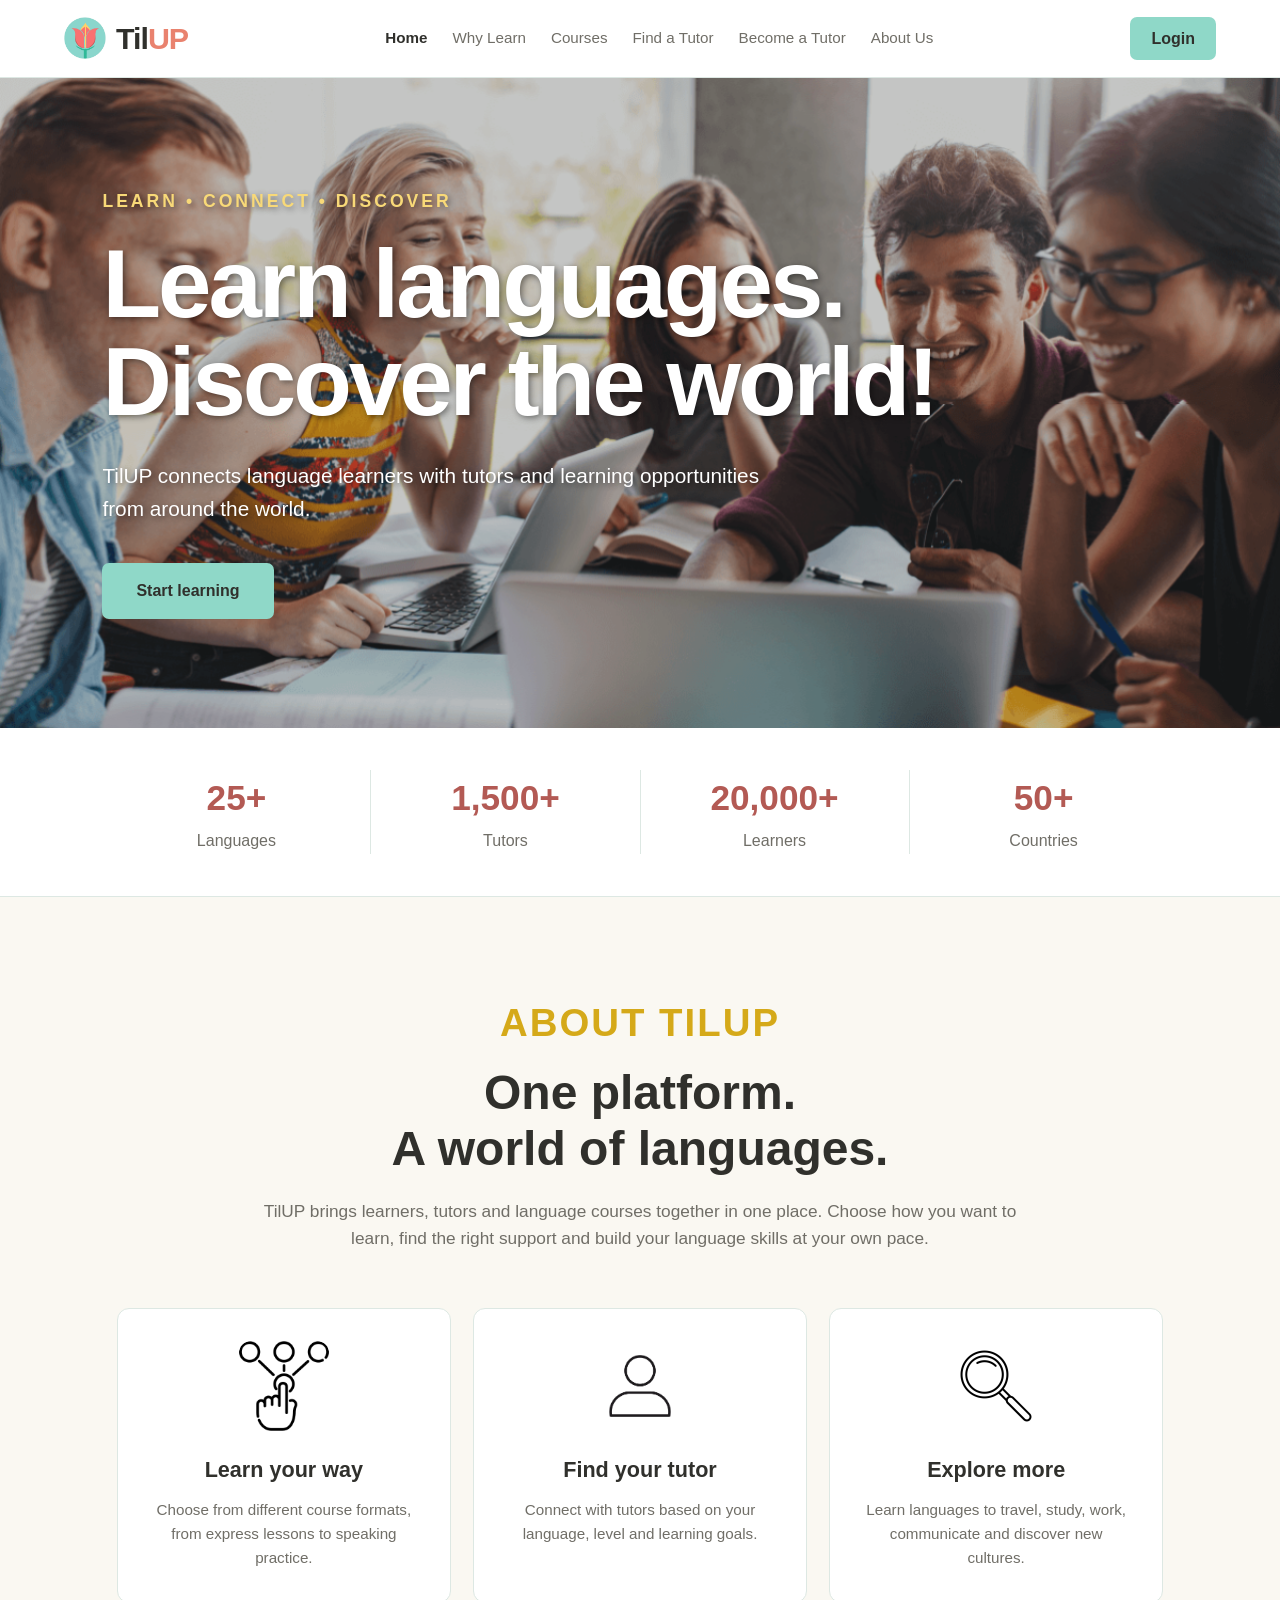
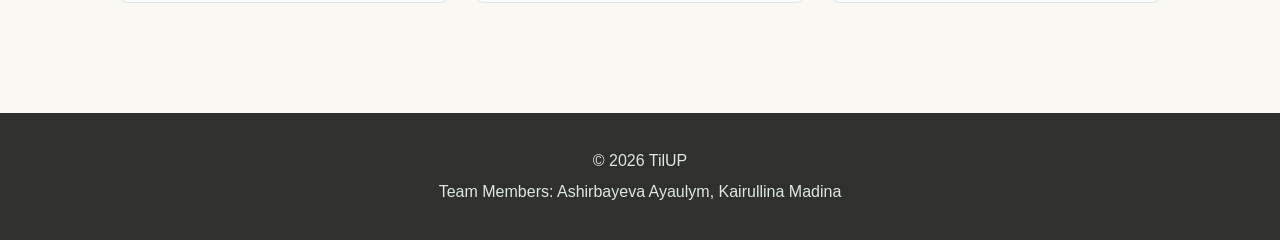
<file: index.html>
<!DOCTYPE html>
<html lang="en">
<head>
    <meta charset="UTF-8">
    <meta name="viewport" content="width=device-width, initial-scale=1.0">

    <!-- Created by: Ashirbayeva Ayaulym, Kairullina Madina -->

    <title>TilUP | Home</title>

    <link rel="stylesheet" href="css/style.css">
</head>

<body>

    <header>
        <nav class="navbar">

            <a href="index.html" class="logo">
    <img src="images/logo.PNG" alt="TilUP logo">
    <span>Til<span class="logo-up">UP</span></span>
</a>

            <div class="nav-menu">
                <a href="index.html" class="active">Home</a>
                <a href="why-learn.html">Why Learn</a>
                <a href="courses.html">Courses</a>
                <a href="tutors.html">Find a Tutor</a>
                <a href="become_tutor.html">Become a Tutor</a>
                <a href="about.html">About Us</a>
            </div>

            <a href="#" class="login-button">Login</a>

        </nav>
    </header>


    <main>

        <!-- Hero Image -->
        <section class="hero-image-section">

            <img
                src="images/people.jpeg"
                alt="People from different cultures around the world"
                class="hero-image"
            >

            <div class="hero-image-overlay">

                <div class="hero-text">

                    <p class="hero-label">LEARN • CONNECT • DISCOVER</p>

                    <h1>
                        Learn languages.
                        <br>
                        Discover the world!
                    </h1>

                    <p class="hero-description">
                        TilUP connects language learners with tutors
                        and learning opportunities from around the world.
                    </p>

                    <a href="courses.html" class="button">
                        Start learning
                    </a>

                </div>

            </div>

        </section>


        <!-- Platform Statistics -->
        <section class="statistics">

            <div class="stat">
                <h2>25+</h2>
                <p>Languages</p>
            </div>

            <div class="stat">
                <h2>1,500+</h2>
                <p>Tutors</p>
            </div>

            <div class="stat">
                <h2>20,000+</h2>
                <p>Learners</p>
            </div>

            <div class="stat">
                <h2>50+</h2>
                <p>Countries</p>
            </div>

        </section>


        <!-- About TilUP -->
        <section class="about-tilup">

            <p class="section-label">ABOUT TILUP</p>

            <h2>
                One platform.
                <br>
                A world of languages.
            </h2>

            <p class="about-description">
                TilUP brings learners, tutors and language courses together
                in one place. Choose how you want to learn, find the right
                support and build your language skills at your own pace.
            </p>


            <!-- Platform Features -->
            <div class="feature-cards">

                <article class="feature-card">

                    <div class="feature-icon">
    <img src="images/feature-1.png" alt="learn your way">
</div>

                    <h3>Learn your way</h3>

                    <p>
                        Choose from different course formats,
                        from express lessons to speaking practice.
                    </p>

                </article>


                <article class="feature-card">

                    <div class="feature-icon">
    <img src="images/feature2.png" alt="find your tutor">
</div>

                    <h3>Find your tutor</h3>

                    <p>
                        Connect with tutors based on your language,
                        level and learning goals.
                    </p>

                </article>


                <article class="feature-card">

                   <div class="feature-icon">
    <img src="images/feature-3.png" alt="explore more">
</div>

                    <h3>Explore more</h3>

                    <p>
                        Learn languages to travel, study, work,
                        communicate and discover new cultures.
                    </p>

                </article>

            </div>

        </section>

    </main>


    <footer>

        <p>© 2026 TilUP</p>

        <p>
            Team Members:
            Ashirbayeva Ayaulym, Kairullina Madina
        </p>

    </footer>

</body>
</html>
</file>
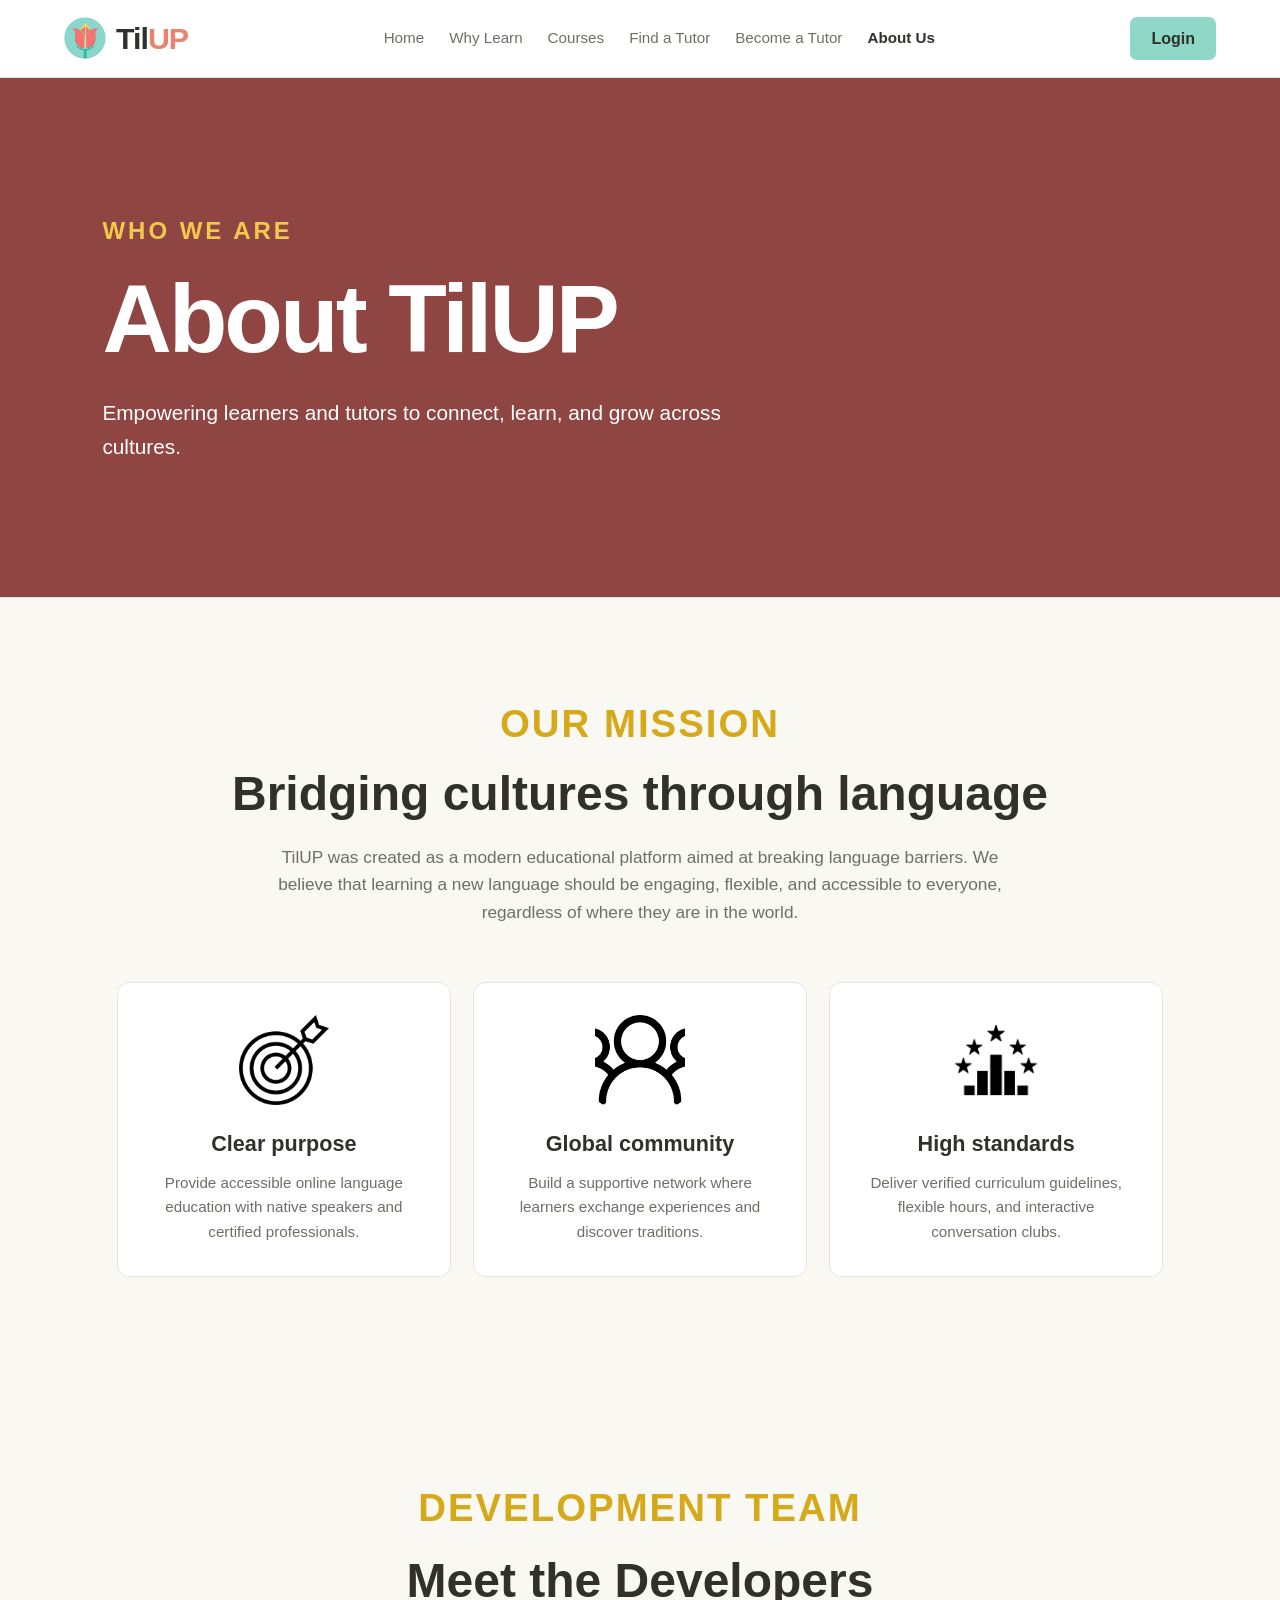
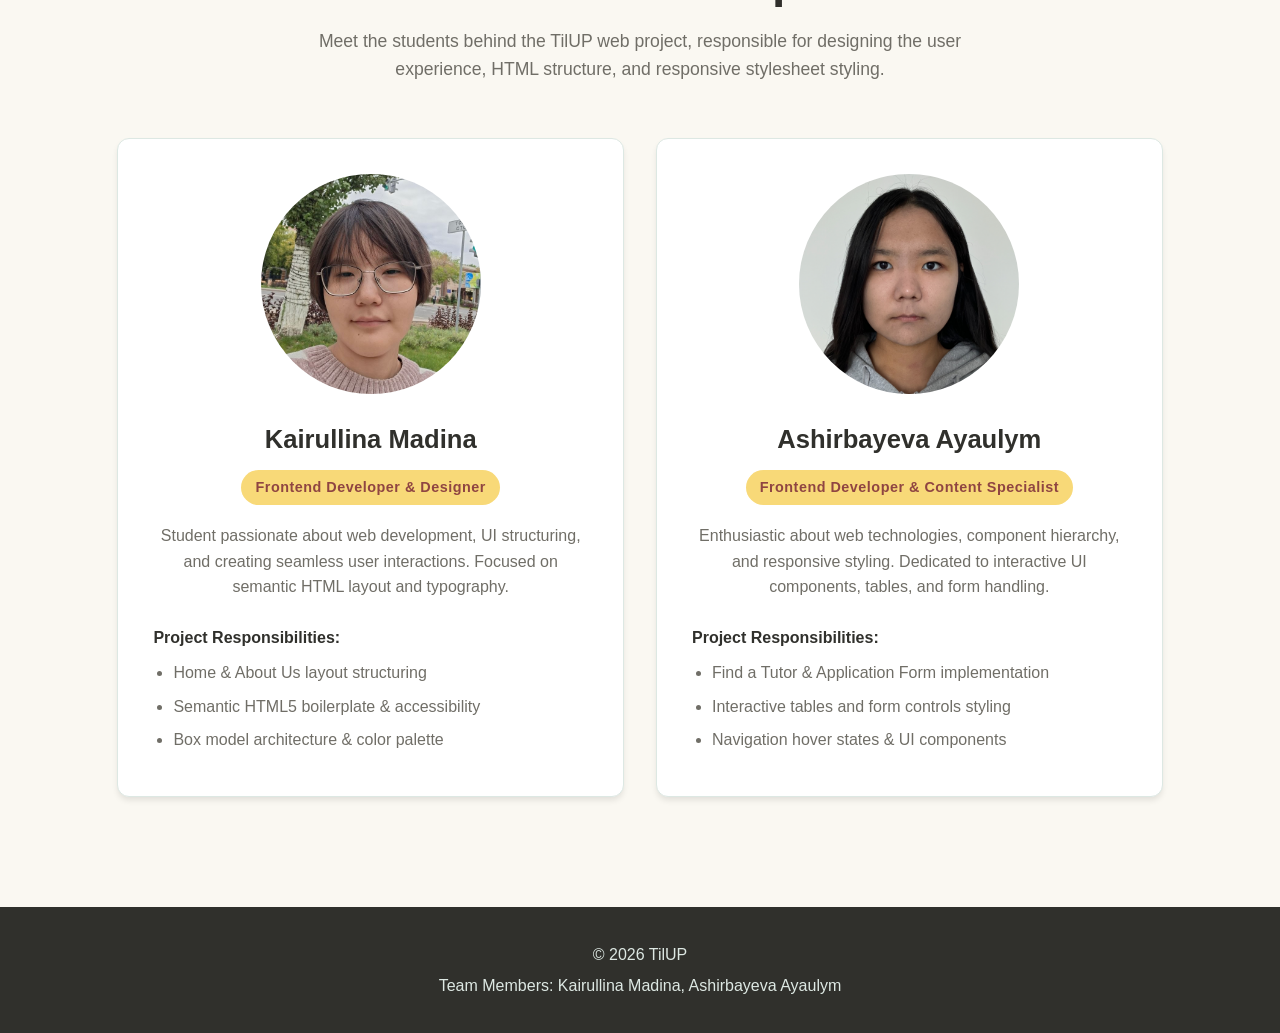
<file: about.html>
<!DOCTYPE html>
<html lang="en">
<head>
    <meta charset="UTF-8">
    <meta name="viewport" content="width=device-width, initial-scale=1.0">

    <!-- Created by: Kairullina Madina, Ashirbayeva Ayaulym -->

    <title>TilUP | About Us</title>

    <link rel="stylesheet" href="css/style.css">
</head>

<body>

    <header>
        <nav class="navbar">
            <a href="index.html" class="logo">
                <img src="images/logo.PNG" alt="TilUP logo">
                <span>Til<span class="logo-up">UP</span></span>
            </a>

            <div class="nav-menu">
                <a href="index.html">Home</a>
                <a href="why-learn.html">Why Learn</a>
                <a href="courses.html">Courses</a>
                <a href="tutors.html">Find a Tutor</a>
                <a href="become_tutor.html">Become a Tutor</a>
                <a href="about.html" class="active">About Us</a>
            </div>

            <a href="#" class="login-button">Login</a>
        </nav>
    </header>

    <main>

        <!-- Page Hero Section -->
        <section class="page-herothree">
            <div class="page-herothree-content">
                <p class="section-label">WHO WE ARE</p>
                <h1>About TilUP</h1>
                <p>Empowering learners and tutors to connect, learn, and grow across cultures.</p>
            </div>
        </section>

        <!-- Mission & Story Section -->
        <section class="about-tilup">
            <p class="section-label">OUR MISSION</p>
            <h2>Bridging cultures through language</h2>
            <p class="about-description">
                TilUP was created as a modern educational platform aimed at breaking language barriers. 
                We believe that learning a new language should be engaging, flexible, and accessible 
                to everyone, regardless of where they are in the world.
            </p>

            <div class="feature-cards">
                <article class="feature-card">
                    <div class="feature-icon">
    <img src="images/purpose.jpg" alt="International students">
</div>
                    <h3>Clear purpose</h3>
                    <p>Provide accessible online language education with native speakers and certified professionals.</p>
                </article>

                <article class="feature-card">
                    <div class="feature-icon">
    <img src="images/community.jpg" alt="International students">
</div>
                    <h3>Global community</h3>
                    <p>Build a supportive network where learners exchange experiences and discover traditions.</p>
                </article>

                <article class="feature-card">
                   <div class="feature-icon">
    <img src="images/standard.jpg" alt="International students">
</div>
                    <h3>High standards</h3>
                    <p>Deliver verified curriculum guidelines, flexible hours, and interactive conversation clubs.</p>
                </article>
            </div>
        </section>

        <!-- Step 2: About the Team Members Section -->
        <section class="team-section">
            <p class="section-label">DEVELOPMENT TEAM</p>
            <h2>Meet the Developers</h2>
            <p class="about-description">
                Meet the students behind the TilUP web project, responsible for designing 
                the user experience, HTML structure, and responsive stylesheet styling.
            </p>

            <div class="team-grid">

                <!-- Member 1: Kairullina Madina -->
                <article class="team-card">
                    <img src="images/madina.jpg" alt="Kairullina Madina" class="round-imageus profile-photo">
                    <div class="team-info">
                        <h3>Kairullina Madina</h3>
                        <span class="subject-tag">Frontend Developer & Designer</span>
                        <p class="bio-text">
                            Student passionate about web development, UI structuring, and creating 
                            seamless user interactions. Focused on semantic HTML layout and typography.
                        </p>
                        
                        <div class="member-details">
                            <h4>Project Responsibilities:</h4>
                            <ul>
                                <li>Home & About Us layout structuring</li>
                                <li>Semantic HTML5 boilerplate & accessibility</li>
                                <li>Box model architecture & color palette</li>
                            </ul>
                        </div>
                    </div>
                </article>

                <!-- Member 2: Ashirbayeva Ayaulym -->
                <article class="team-card">
                    <img src="images/ayaulym.jpg" alt="Ashirbayeva Ayaulym" class="round-imageus profile-photo">
                    <div class="team-info">
                        <h3>Ashirbayeva Ayaulym</h3>
                        <span class="subject-tag">Frontend Developer & Content Specialist</span>
                        <p class="bio-text">
                            Enthusiastic about web technologies, component hierarchy, and responsive styling. 
                            Dedicated to interactive UI components, tables, and form handling.
                        </p>
                        
                        <div class="member-details">
                            <h4>Project Responsibilities:</h4>
                            <ul>
                                <li>Find a Tutor & Application Form implementation</li>
                                <li>Interactive tables and form controls styling</li>
                                <li>Navigation hover states & UI components</li>
                            </ul>
                        </div>
                    </div>
                </article>

            </div>
        </section>

    </main>

    <footer>
        <p>&copy; 2026 TilUP</p>
        <p>Team Members: Kairullina Madina, Ashirbayeva Ayaulym</p>
    </footer>

</body>
</html>
</file>
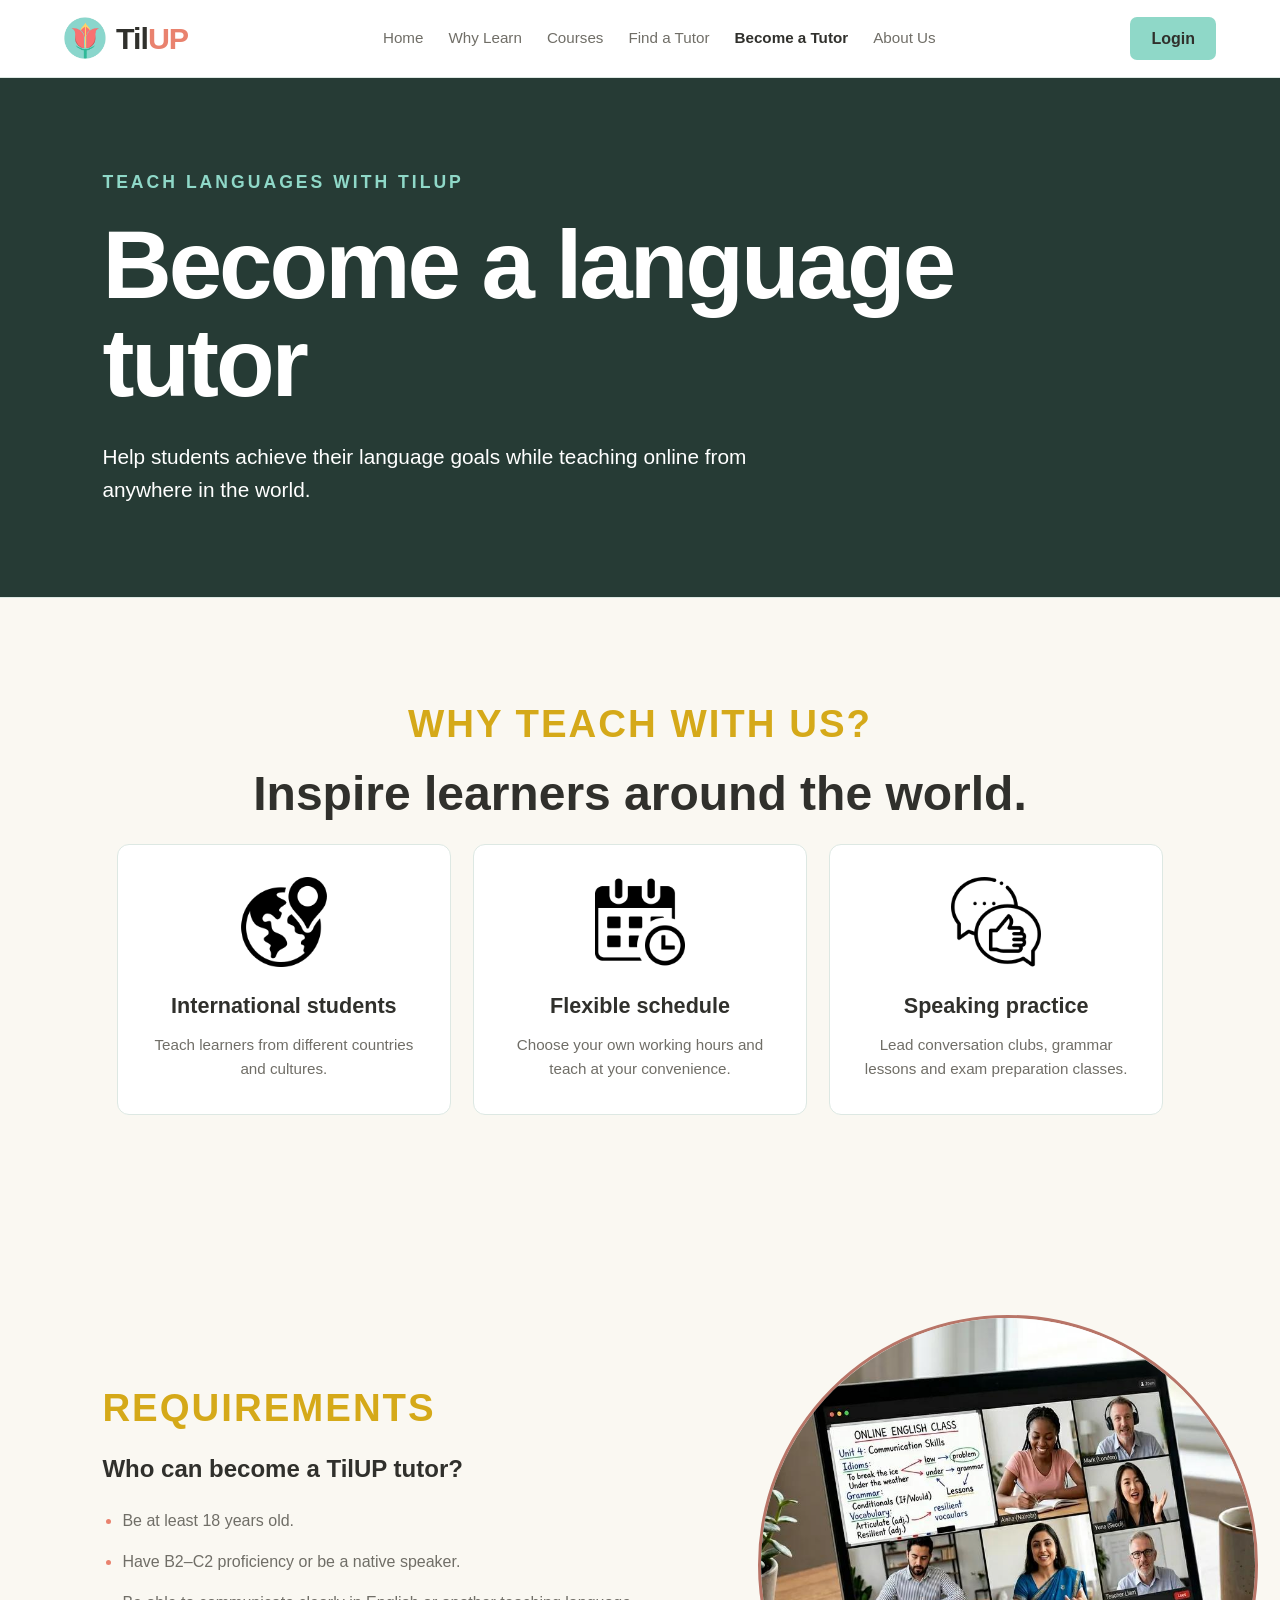
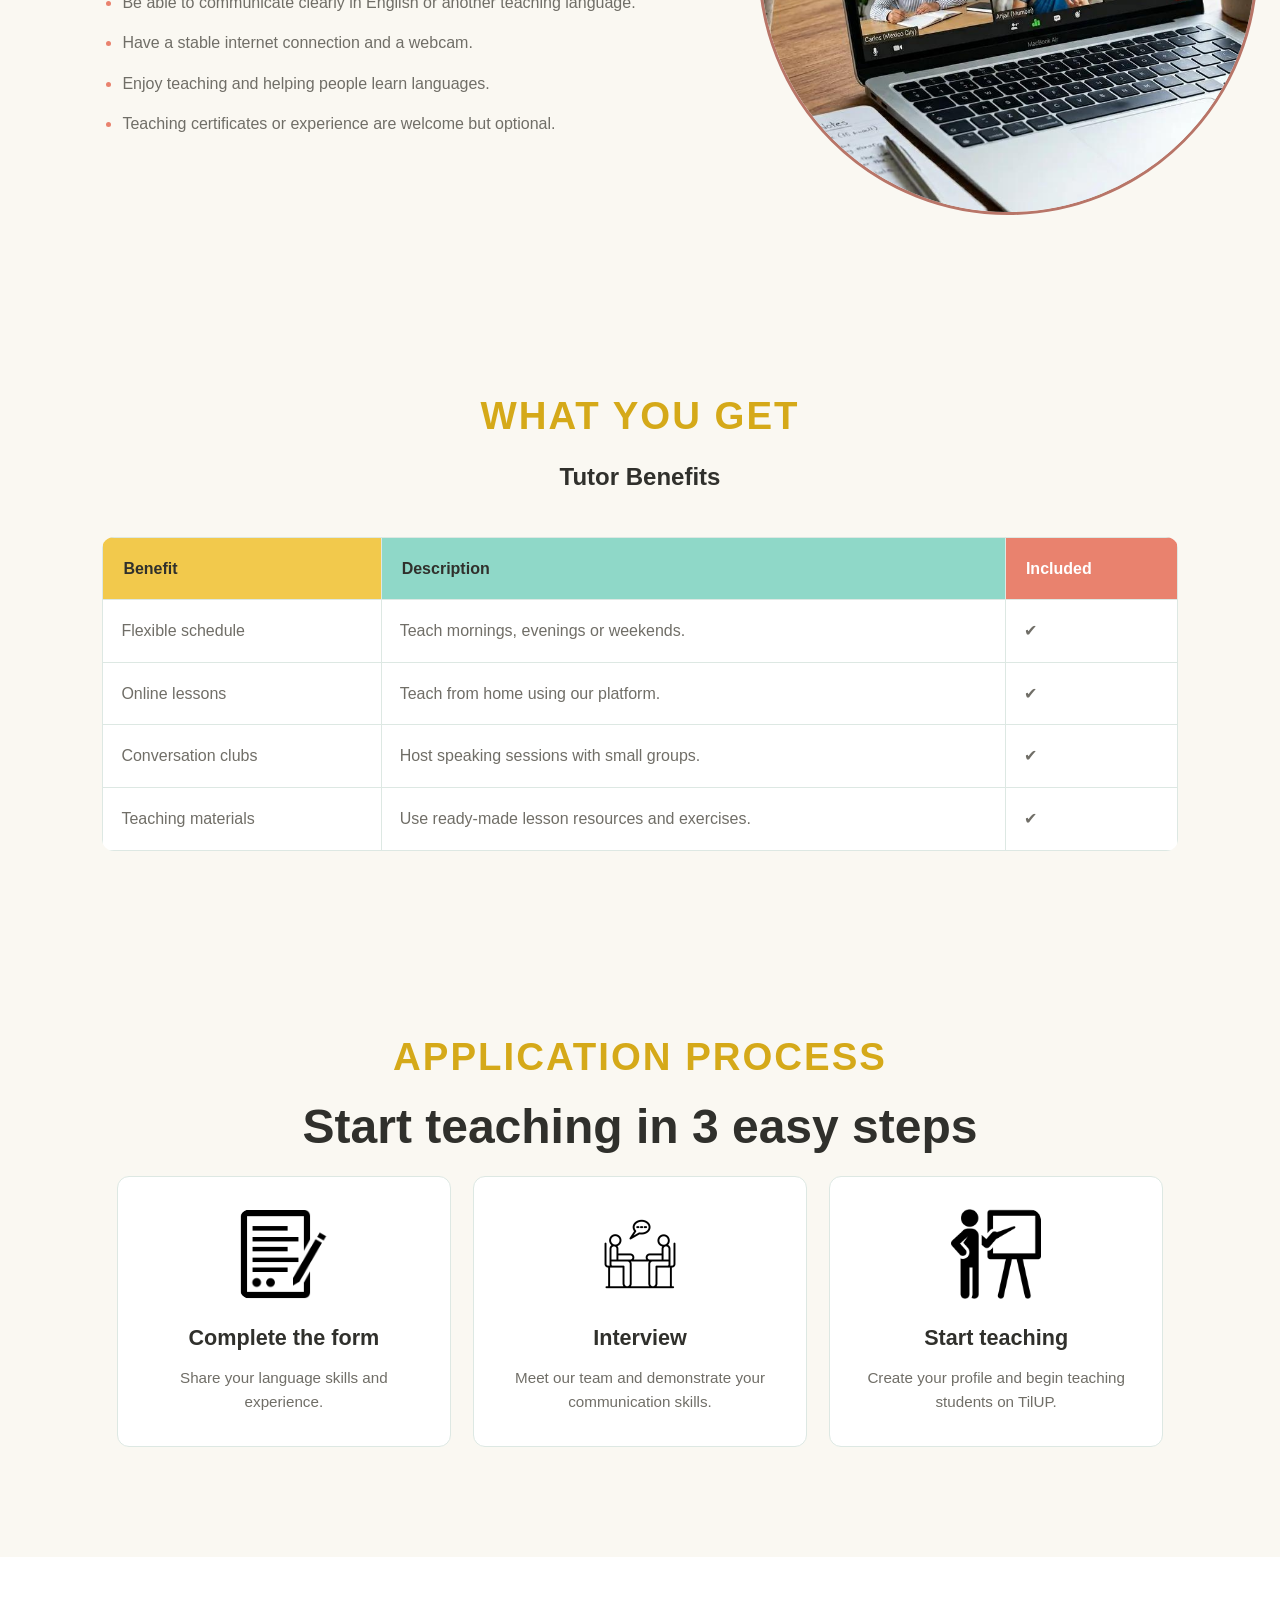
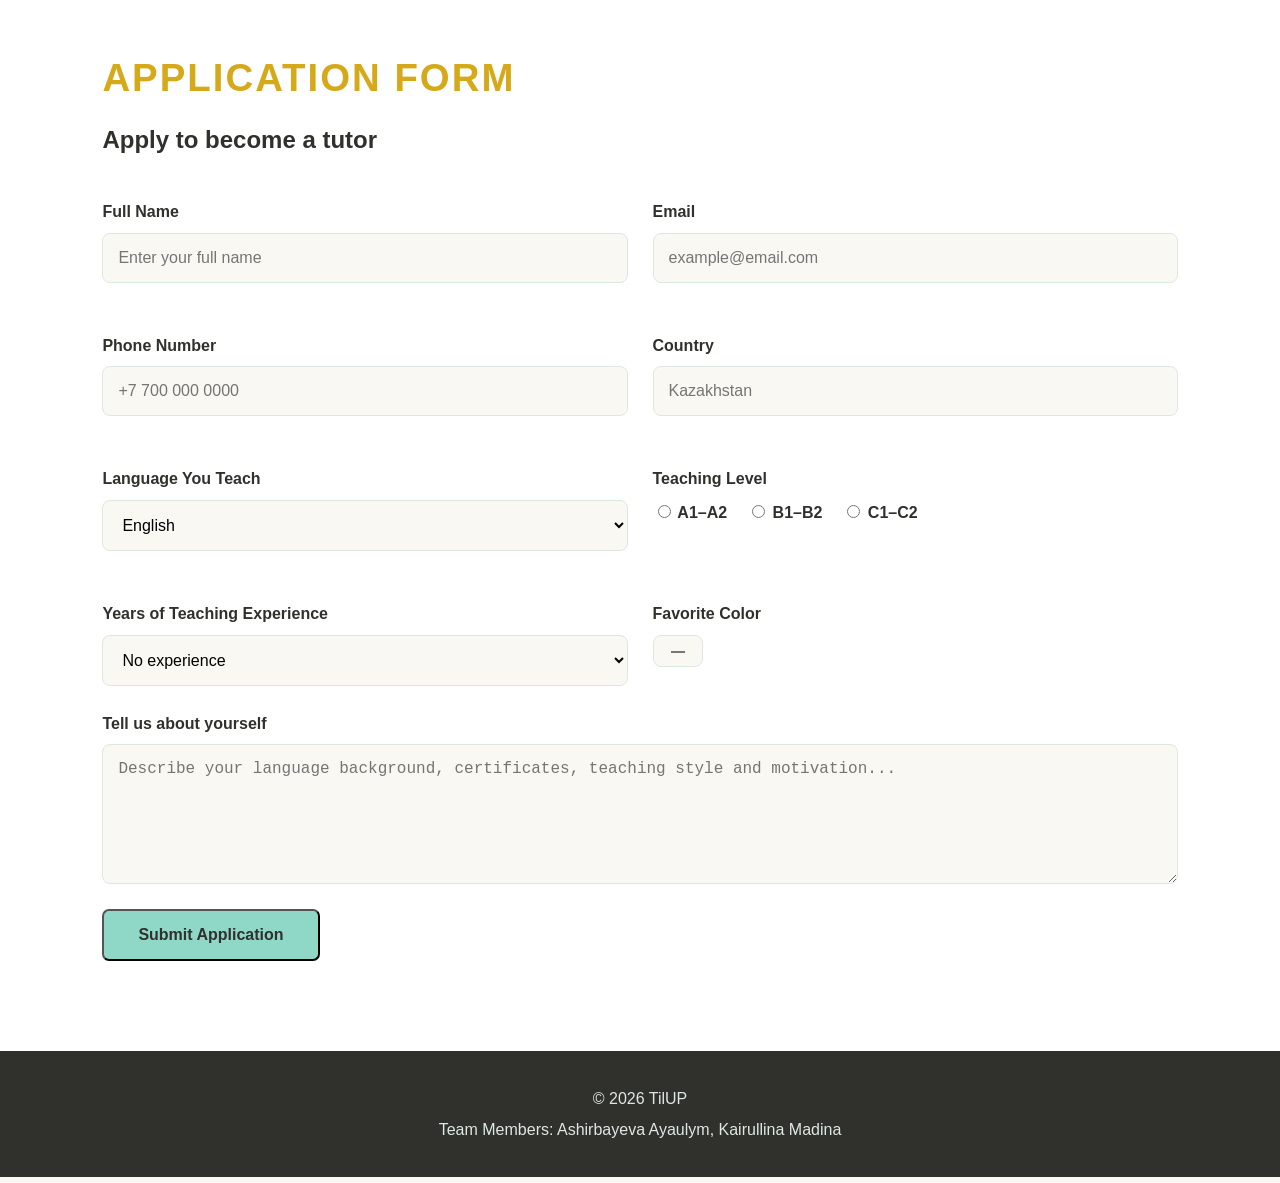
<file: become_tutor.html>
<!DOCTYPE html>
<html lang="en">
<head>
    <meta charset="UTF-8">
    <meta name="viewport" content="width=device-width, initial-scale=1.0">
    <title>TilUP | Become a Language Tutor</title>
    <link rel="stylesheet" href="css/style.css">
</head>

<body>

<header>
<nav class="navbar">

    <a href="index.html" class="logo">
        <img src="images/logo.PNG" alt="TilUP logo">
        <span>Til<span class="logo-up">UP</span></span>
    </a>

    <div class="nav-menu">
        <a href="index.html">Home</a>
        <a href="why-learn.html">Why Learn</a>
        <a href="courses.html">Courses</a>
        <a href="tutors.html">Find a Tutor</a>
        <a href="become_tutor.html" class="active">Become a Tutor</a>
        <a href="about.html">About Us</a>
    </div>

    <a href="#" class="login-button">Login</a>

</nav>
</header>

<main>

<section class="page-herotwo">
    <div class="page-herotwo-content">
        <p class="section-label">TEACH LANGUAGES WITH TILUP</p>
        <h1>Become a language tutor</h1>
        <p>Help students achieve their language goals while teaching online from anywhere in the world.</p>
    </div>
</section>

<section class="about-tilup">

    <p class="section-label">WHY TEACH WITH US?</p>
    <h2>Inspire learners around the world.</h2>

    <div class="feature-cards">

        <article class="feature-card">
            <div class="feature-icon">
    <img src="images/tutor-students.jpg" alt="International students">
</div>
            <h3>International students</h3>
            <p>Teach learners from different countries and cultures.</p>
        </article>

        <article class="feature-card">
            <div class="feature-icon">
    <img src="images/flexible-schedule.jpg" alt="Flexible teaching schedule">
</div>
            <h3>Flexible schedule</h3>
            <p>Choose your own working hours and teach at your convenience.</p>
        </article>

        <article class="feature-card">
            <div class="feature-icon">
    <img src="images/speaking-practice.jpg" alt="Speaking practice">
</div>
            <h3>Speaking practice</h3>
            <p>Lead conversation clubs, grammar lessons and exam preparation classes.</p>
        </article>

    </div>

</section>

<section class="requirements-section">

    <div class="requirements-content">

        <div class="requirements-text">

            <p class="section-label">REQUIREMENTS</p>

            <h2>Who can become a TilUP tutor?</h2>

            <ul class="requirements-list">
                <li>Be at least 18 years old.</li>
                <li>Have B2–C2 proficiency or be a native speaker.</li>
                <li>Be able to communicate clearly in English or another teaching language.</li>
                <li>Have a stable internet connection and a webcam.</li>
                <li>Enjoy teaching and helping people learn languages.</li>
                <li>Teaching certificates or experience are welcome but optional.</li>
            </ul>

        </div>

        <img src="images/tutor-team.jpg" alt="Language tutors" class="round-image">

    </div>

</section>

<section class="benefits-table-section">

    <p class="section-label">WHAT YOU GET</p>

    <h2>Tutor Benefits</h2>

    <table class="benefits-table">

        <tr class="benefits-table-header">
    <th class="benefit-header">Benefit</th>
    <th class="description-header">Description</th>
    <th class="included-header">Included</th>
</tr>

        <tr>
            <td>Flexible schedule</td>
            <td>Teach mornings, evenings or weekends.</td>
            <td>✔</td>
        </tr>

        <tr>
            <td>Online lessons</td>
            <td>Teach from home using our platform.</td>
            <td>✔</td>
        </tr>

        <tr>
            <td>Conversation clubs</td>
            <td>Host speaking sessions with small groups.</td>
            <td>✔</td>
        </tr>

        <tr>
            <td>Teaching materials</td>
            <td>Use ready-made lesson resources and exercises.</td>
            <td>✔</td>
        </tr>

    </table>

</section>

<section class="about-tilup">

    <p class="section-label">APPLICATION PROCESS</p>

    <h2>Start teaching in 3 easy steps</h2>

    <div class="feature-cards">

        <article class="feature-card">
            <div class="feature-icon">
    <img src="images/form.jpg" alt="Form">
</div>
            <h3>Complete the form</h3>
            <p>Share your language skills and experience.</p>
        </article>

        <article class="feature-card">
            <div class="feature-icon">
    <img src="images/interview.jpg" alt="Interview">
</div>
            <h3>Interview</h3>
            <p>Meet our team and demonstrate your communication skills.</p>
        </article>

        <article class="feature-card">
            <div class="feature-icon">
    <img src="images/teaching.jpg" alt="Start">
</div>
            <h3>Start teaching</h3>
            <p>Create your profile and begin teaching students on TilUP.</p>
        </article>

    </div>

</section>

<section class="tutor-form-section">

    <p class="section-label">APPLICATION FORM</p>

    <h2>Apply to become a tutor</h2>

    <form class="tutor-form" id="tutor-form">

        <div class="form-grid">

            <div class="form-group">
                <label>Full Name</label>
                <input type="text" placeholder="Enter your full name">
            </div>

            <div class="form-group">
                <label>Email</label>
                <input type="email" placeholder="example@email.com">
            </div>

            <div class="form-group">
                <label>Phone Number</label>
                <input type="tel" placeholder="+7 700 000 0000">
            </div>

            <div class="form-group">
                <label>Country</label>
                <input type="text" placeholder="Kazakhstan">
            </div>

            <div class="form-group">
                <label>Language You Teach</label>

                <select>
                    <option>English</option>
                    <option>Korean</option>
                    <option>French</option>
                    <option>German</option>
                    <option>Spanish</option>
                    <option>Chinese</option>
                    <option>Japanese</option>
                </select>
            </div>

            <div class="form-group">
                <label>Teaching Level</label>

                <div class="radio-group">
                    <label><input type="radio" name="level"> A1–A2</label>
                    <label><input type="radio" name="level"> B1–B2</label>
                    <label><input type="radio" name="level"> C1–C2</label>
                </div>
            </div>

            <div class="form-group">
                <label>Years of Teaching Experience</label>

                <select>
                    <option>No experience</option>
                    <option>1–2 years</option>
                    <option>3–5 years</option>
                    <option>5+ years</option>
                </select>
            </div>

            <div class="form-group">
                <label>Favorite Color</label>
                <input type="color">
            </div>

        </div>

        <div class="form-group">
            <label>Tell us about yourself</label>

            <textarea rows="6" placeholder="Describe your language background, certificates, teaching style and motivation..."></textarea>
        </div>

        <button class="button" type="submit">Submit Application</button>

    </form>

</section>


</main>

<footer>
    <p>© 2026 TilUP</p>
    <p>Team Members: Ashirbayeva Ayaulym, Kairullina Madina</p>
</footer>

</body>
</html>
</file>
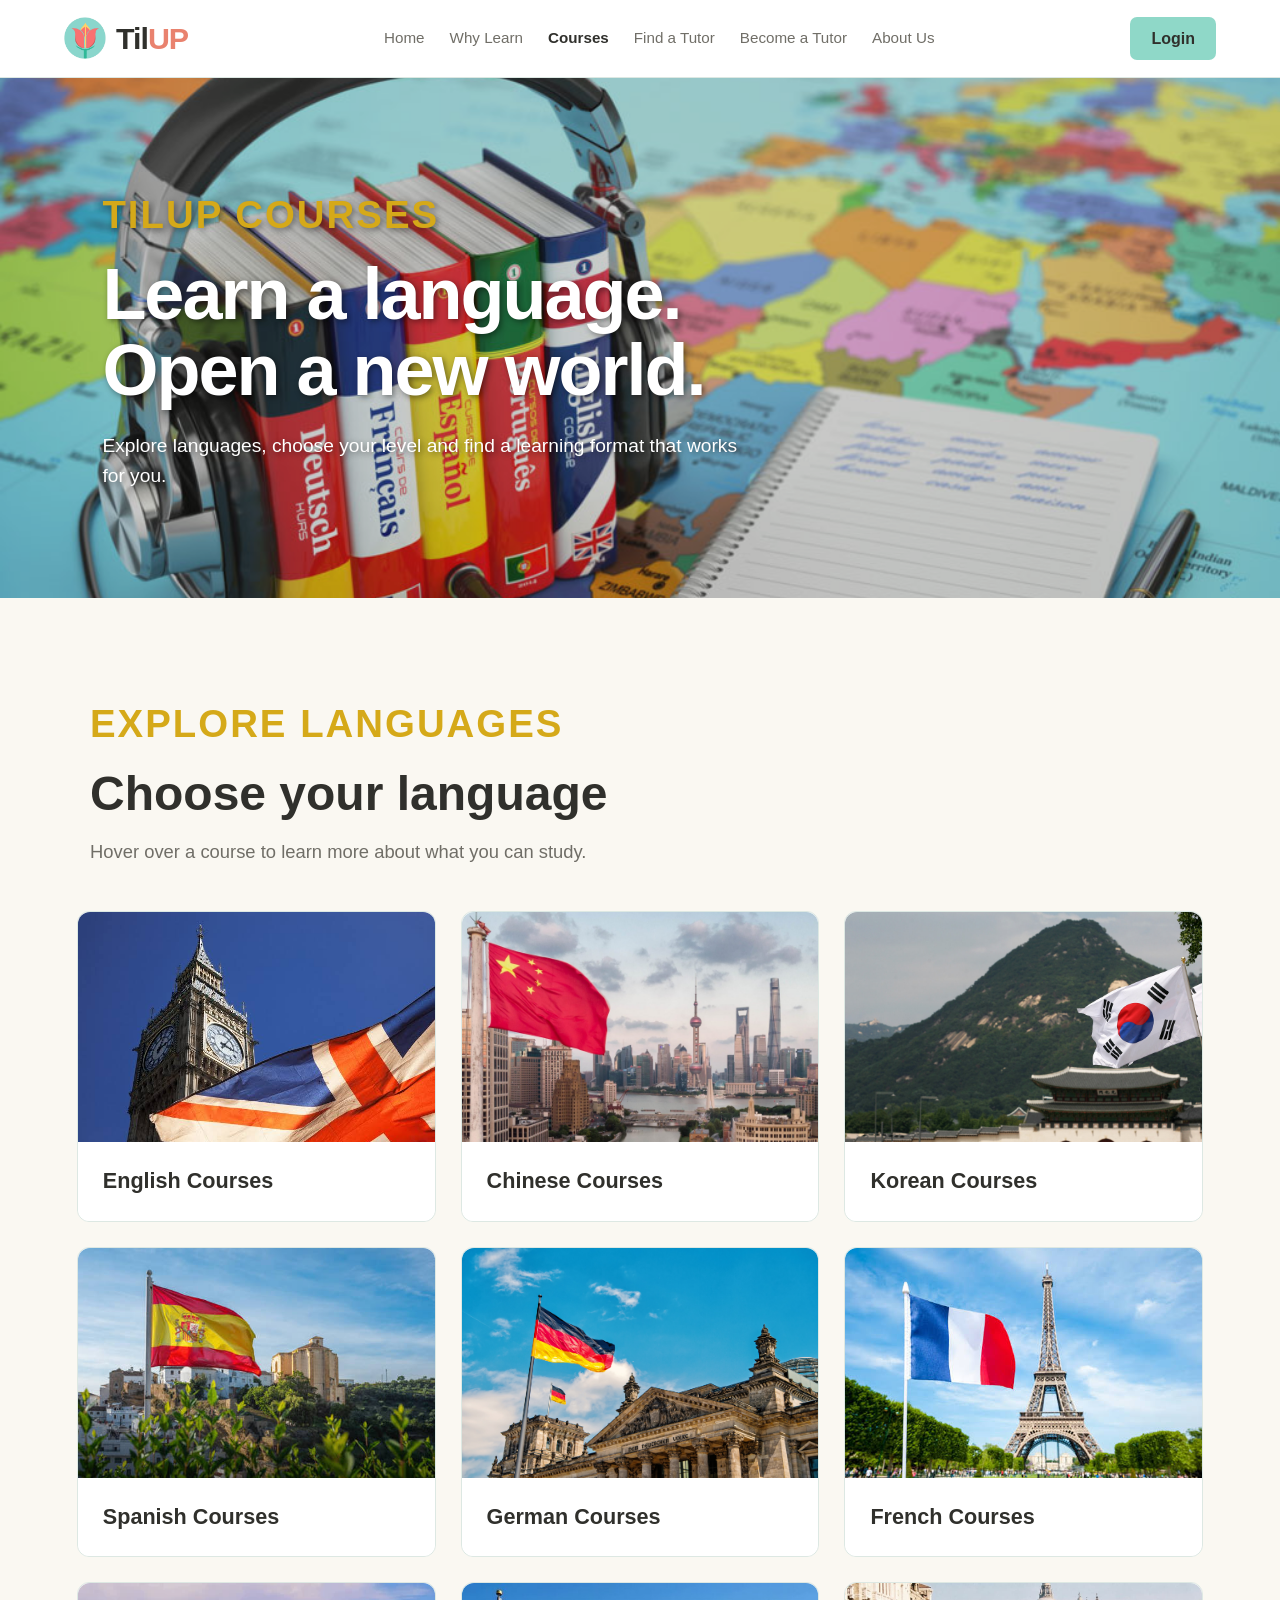
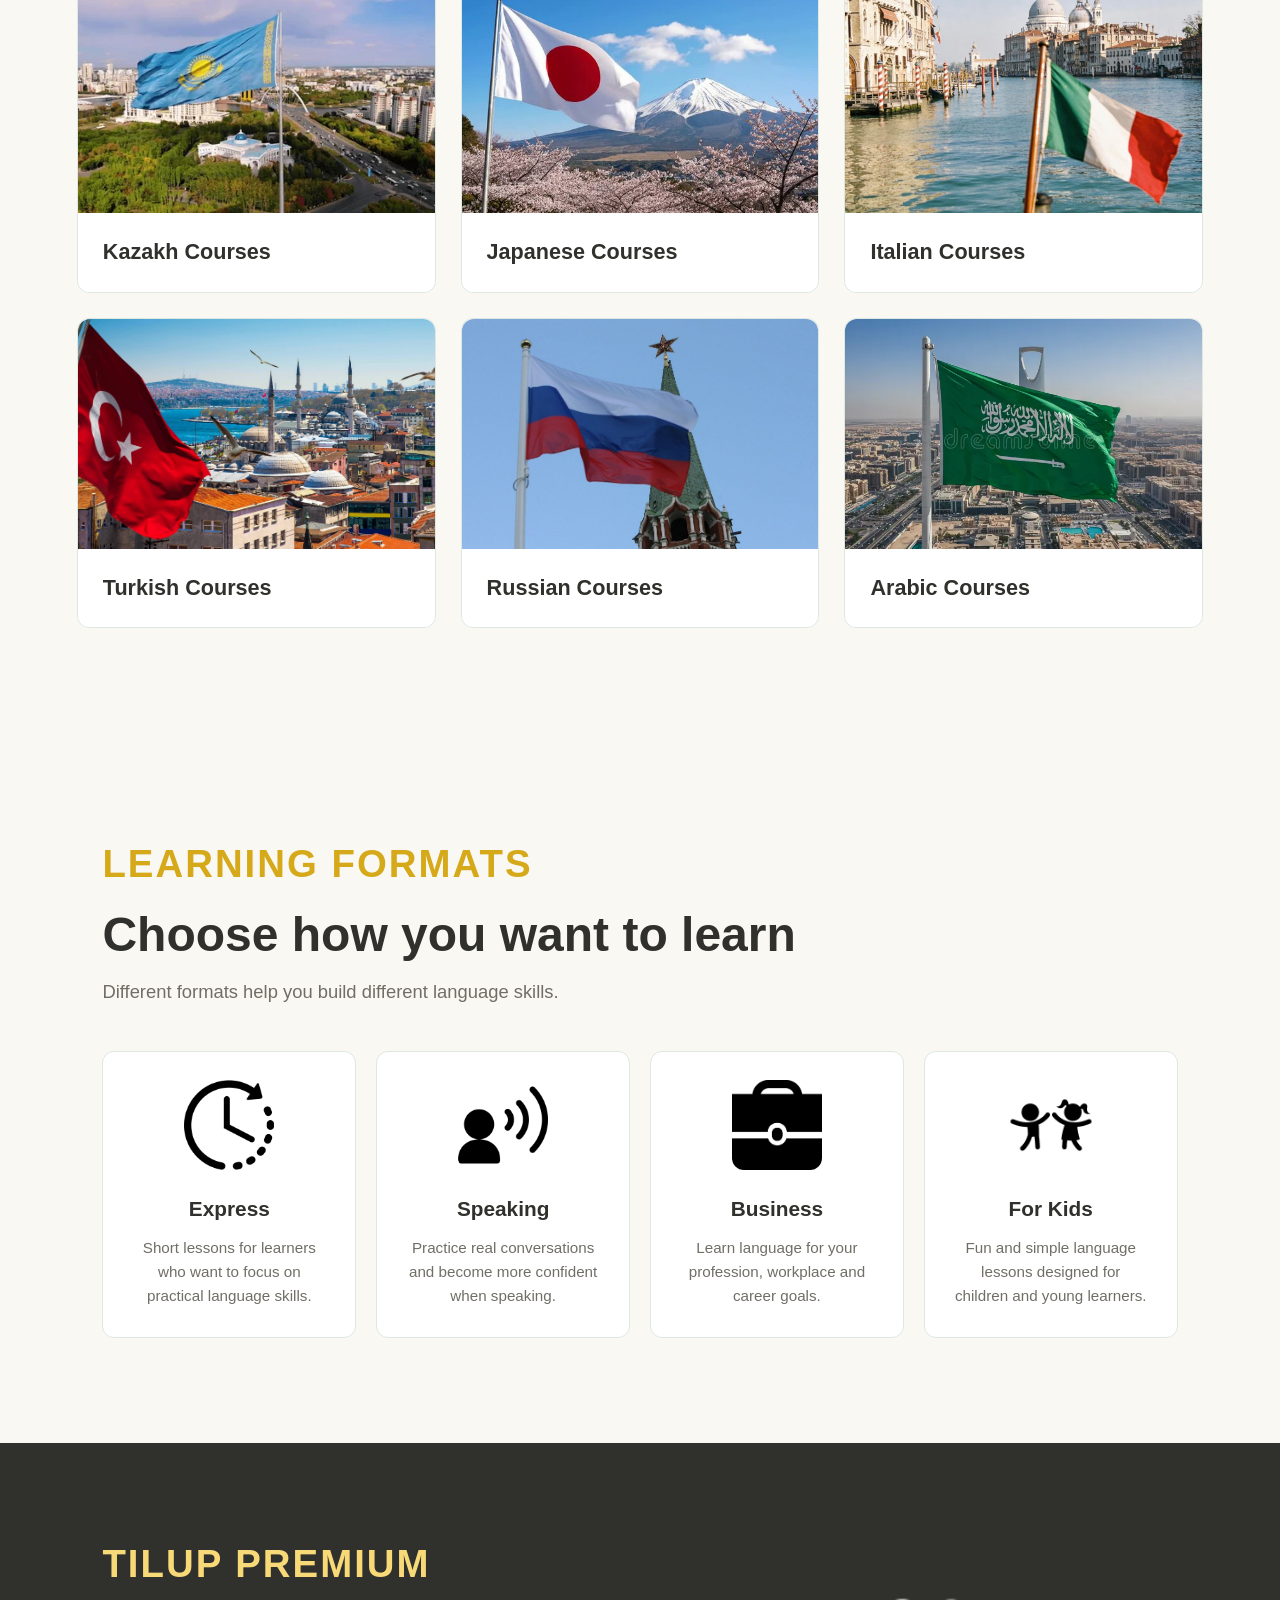
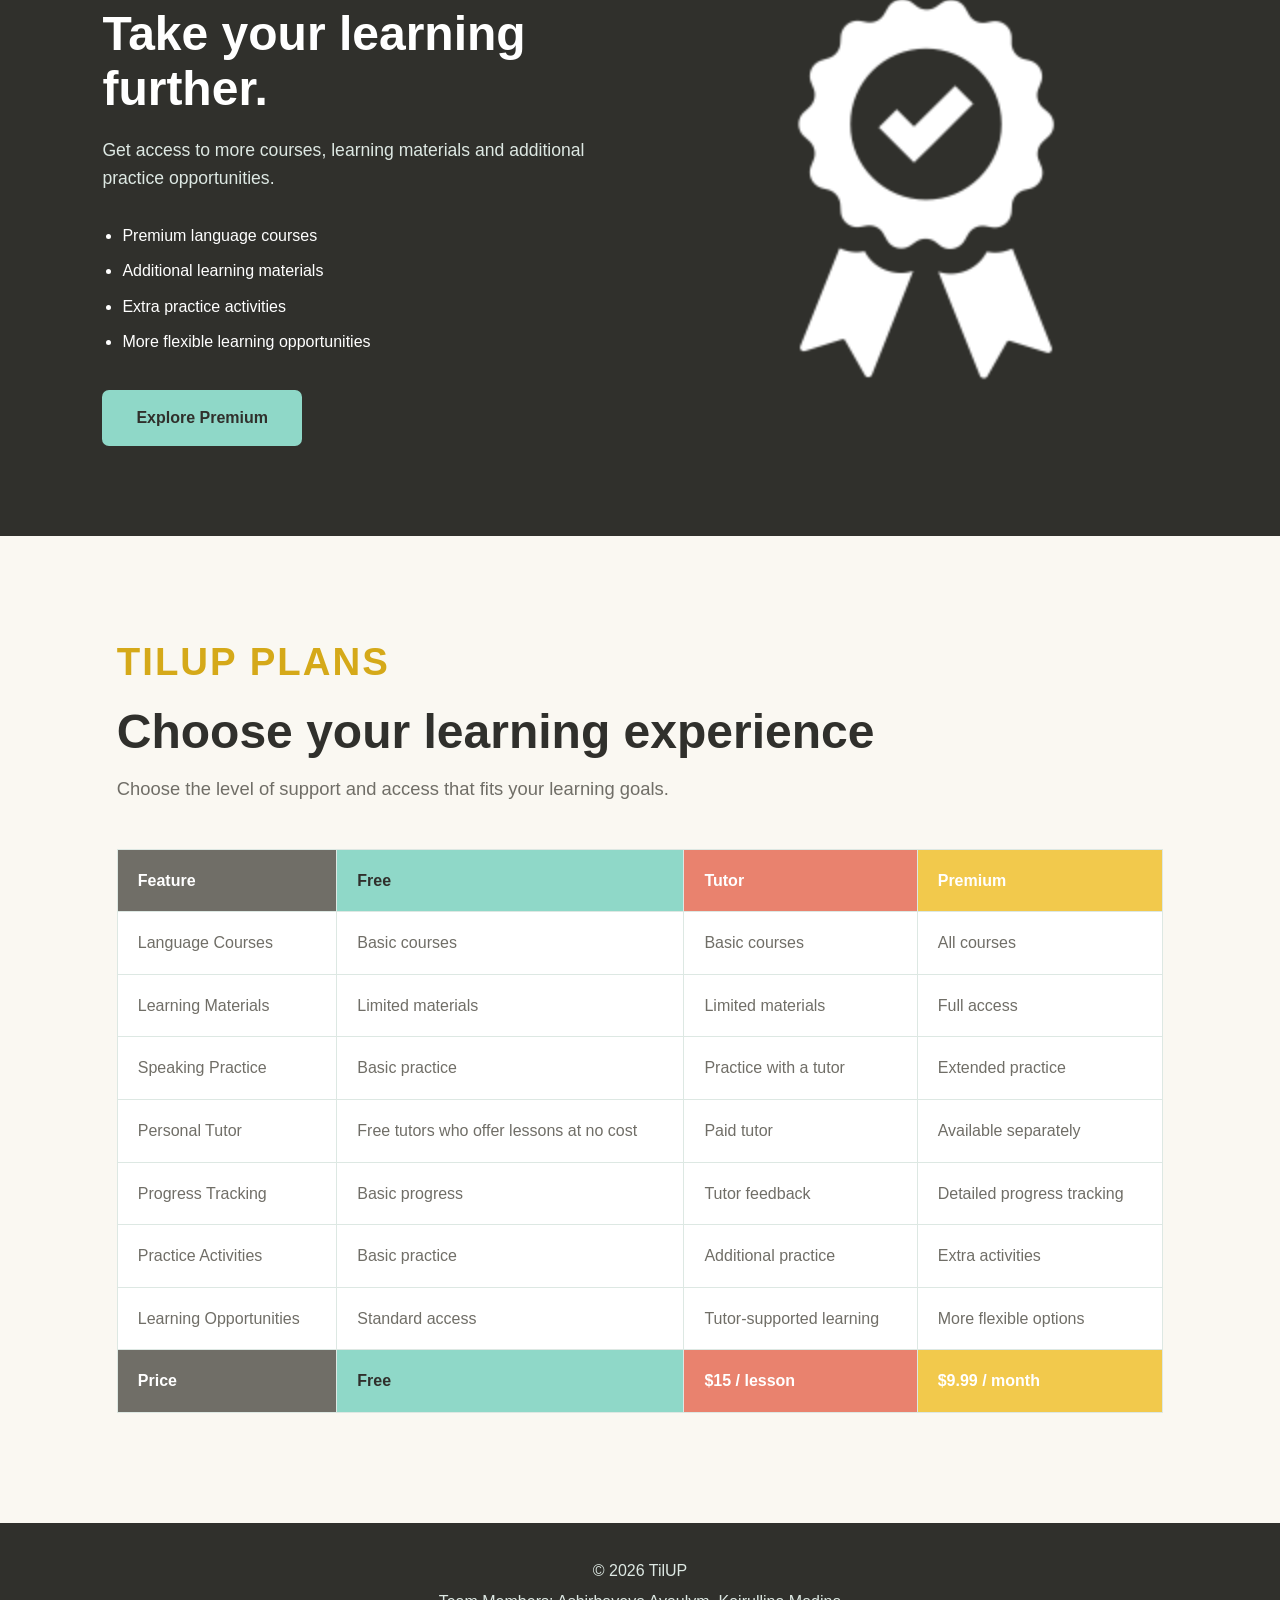
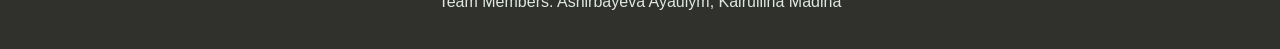
<file: courses.html>
<!DOCTYPE html>
<html lang="en">
<head>
    <meta charset="UTF-8">
    <meta name="viewport" content="width=device-width, initial-scale=1.0">

    <!-- Created by: Ashirbayeva Ayaulym, Kairullina Madina -->

    <title>TilUP | Courses</title>

    <link rel="stylesheet" href="css/style.css">
</head>

<body>

    <header>
        <nav class="navbar">

            <a href="index.html" class="logo">
                <img src="images/logo.PNG" alt="TilUP logo">
                <span>Til<span class="logo-up">UP</span></span>
            </a>

            <div class="nav-menu">
                <a href="index.html">Home</a>
                <a href="why-learn.html">Why Learn</a>
                <a href="courses.html" class="active">Courses</a>
                <a href="tutors.html">Find a Tutor</a>
                <a href="become_tutor.html">Become a Tutor</a>
                <a href="about.html">About Us</a>
            </div>

            <a href="#" class="login-button">Login</a>

        </nav>
    </header>


    <main>

        <!-- Courses Introduction -->
        <section class="courses-hero">

            <img
                src="images/courses-banner.jpg"
                alt="People learning languages together"
                class="courses-hero-image"
            >

            <div class="courses-hero-overlay">

                <div class="courses-hero-content">

                    <p class="section-label">TILUP COURSES</p>

                    <h1>
                        Learn a language.
                        <br>
                        Open a new world.
                    </h1>

                    <p>
                        Explore languages, choose your level and find
                        a learning format that works for you.
                    </p>

                </div>

            </div>

        </section>


        <!-- Language Gallery -->
        <section class="languages-section">

            <div class="courses-heading">

                <p class="section-label">EXPLORE LANGUAGES</p>

                <h2>Choose your language</h2>

                <p>
                    Hover over a course to learn more about what you can study.
                </p>

            </div>


            <div class="language-grid">


                <!-- English -->
                <article class="language-card">

                    <div class="language-image">
                        <img
                            src="images/english.jpeg"
                            alt="English language course"
                        >
                    </div>

                    <div class="language-title">
                        <h3>English Courses</h3>
                    </div>

                    <div class="language-info">

                        <span class="language-level">
                            BEGINNER TO ADVANCED
                        </span>

                        <p>
                            Build your vocabulary, improve grammar
                            and become more confident in communication.
                        </p>

                        <ul>
                            <li>Speaking practice</li>
                            <li>Grammar</li>
                            <li>Everyday English</li>
                        </ul>

                    </div>

                </article>


                <!-- Chinese -->
                <article class="language-card">

                    <div class="language-image">
                        <img
                            src="images/chinese.jpg"
                            alt="Chinese language course"
                        >
                    </div>

                    <div class="language-title">
                        <h3>Chinese Courses</h3>
                    </div>

                    <div class="language-info">

                        <span class="language-level">
                            BEGINNER TO ADVANCED
                        </span>

                        <p>
                            Learn Mandarin pronunciation, characters
                            and useful vocabulary for everyday situations.
                        </p>

                        <ul>
                            <li>Speaking practice</li>
                            <li>Chinese characters</li>
                            <li>Pronunciation</li>
                        </ul>

                    </div>

                </article>


                <!-- Korean -->
                <article class="language-card">

                    <div class="language-image">
                        <img
                            src="images/korean.jpg"
                            alt="Korean language course"
                        >
                    </div>

                    <div class="language-title">
                        <h3>Korean Courses</h3>
                    </div>

                    <div class="language-info">

                        <span class="language-level">
                            BEGINNER TO ADVANCED
                        </span>

                        <p>
                            Learn Hangul, useful expressions and
                            conversational Korean step by step.
                        </p>

                        <ul>
                            <li>Hangul</li>
                            <li>Conversation</li>
                            <li>Everyday vocabulary</li>
                        </ul>

                    </div>

                </article>


                <!-- Spanish -->
                <article class="language-card">

                    <div class="language-image">
                        <img
                            src="images/spanish.jpg"
                            alt="Spanish language course"
                        >
                    </div>

                    <div class="language-title">
                        <h3>Spanish Courses</h3>
                    </div>

                    <div class="language-info">

                        <span class="language-level">
                            BEGINNER TO ADVANCED
                        </span>

                        <p>
                            Develop your speaking skills and learn
                            practical Spanish for everyday communication.
                        </p>

                        <ul>
                            <li>Conversation</li>
                            <li>Vocabulary</li>
                            <li>Grammar</li>
                        </ul>

                    </div>

                </article>


                <!-- German -->
                <article class="language-card">

                    <div class="language-image">
                        <img
                            src="images/german.jpg"
                            alt="German language course"
                        >
                    </div>

                    <div class="language-title">
                        <h3>German Courses</h3>
                    </div>

                    <div class="language-info">

                        <span class="language-level">
                            BEGINNER TO ADVANCED
                        </span>

                        <p>
                            Learn German grammar, vocabulary and
                            communication skills for study and work.
                        </p>

                        <ul>
                            <li>Grammar</li>
                            <li>Speaking</li>
                            <li>Practical vocabulary</li>
                        </ul>

                    </div>

                </article>


                <!-- French -->
                <article class="language-card">

                    <div class="language-image">
                        <img
                            src="images/french.jpg"
                            alt="French language course"
                        >
                    </div>

                    <div class="language-title">
                        <h3>French Courses</h3>
                    </div>

                    <div class="language-info">

                        <span class="language-level">
                            BEGINNER TO ADVANCED
                        </span>

                        <p>
                            Improve your French through vocabulary,
                            grammar and real-life conversation practice.
                        </p>

                        <ul>
                            <li>Conversation</li>
                            <li>Pronunciation</li>
                            <li>Grammar</li>
                        </ul>

                    </div>

                </article>


                <!-- Kazakh -->
                <article class="language-card">

                    <div class="language-image">
                        <img
                            src="images/kazakh.jpg"
                            alt="Kazakh language course"
                        >
                    </div>

                    <div class="language-title">
                        <h3>Kazakh Courses</h3>
                    </div>

                    <div class="language-info">

                        <span class="language-level">
                            BEGINNER TO ADVANCED
                        </span>

                        <p>
                            Learn Kazakh vocabulary, grammar and
                            everyday expressions for communication.
                        </p>

                        <ul>
                            <li>Conversation</li>
                            <li>Grammar</li>
                            <li>Everyday Kazakh</li>
                        </ul>

                    </div>

                </article>


                <!-- Japanese -->
                <article class="language-card">

                    <div class="language-image">
                        <img
                            src="images/japanese.jpg"
                            alt="Japanese language course"
                        >
                    </div>

                    <div class="language-title">
                        <h3>Japanese Courses</h3>
                    </div>

                    <div class="language-info">

                        <span class="language-level">
                            BEGINNER TO ADVANCED
                        </span>

                        <p>
                            Learn Japanese writing, useful vocabulary
                            and expressions for everyday communication.
                        </p>

                        <ul>
                            <li>Hiragana & Katakana</li>
                            <li>Conversation</li>
                            <li>Vocabulary</li>
                        </ul>

                    </div>

                </article>


                <!-- Italian -->
                <article class="language-card">

                    <div class="language-image">
                        <img
                            src="images/italian.jpg"
                            alt="Italian language course"
                        >
                    </div>

                    <div class="language-title">
                        <h3>Italian Courses</h3>
                    </div>

                    <div class="language-info">

                        <span class="language-level">
                            BEGINNER TO ADVANCED
                        </span>

                        <p>
                            Learn Italian grammar, vocabulary and
                            useful expressions for everyday communication.
                        </p>

                        <ul>
                            <li>Conversation</li>
                            <li>Grammar</li>
                            <li>Everyday vocabulary</li>
                        </ul>

                    </div>

                </article>


                <!-- Turkish -->
                <article class="language-card">

                    <div class="language-image">
                        <img
                            src="images/turkish.jpg"
                            alt="Turkish language course"
                        >
                    </div>

                    <div class="language-title">
                        <h3>Turkish Courses</h3>
                    </div>

                    <div class="language-info">

                        <span class="language-level">
                            BEGINNER TO ADVANCED
                        </span>

                        <p>
                            Build your Turkish vocabulary, improve grammar
                            and practice everyday communication.
                        </p>

                        <ul>
                            <li>Conversation</li>
                            <li>Grammar</li>
                            <li>Everyday vocabulary</li>
                        </ul>

                    </div>

                </article>


                <!-- Russian -->
                <article class="language-card">

                    <div class="language-image">
                        <img
                            src="images/russian.jpg"
                            alt="Russian language course"
                        >
                    </div>

                    <div class="language-title">
                        <h3>Russian Courses</h3>
                    </div>

                    <div class="language-info">

                        <span class="language-level">
                            BEGINNER TO ADVANCED
                        </span>

                        <p>
                            Improve your Russian through grammar, vocabulary
                            and practical communication skills.
                        </p>

                        <ul>
                            <li>Conversation</li>
                            <li>Grammar</li>
                            <li>Vocabulary</li>
                        </ul>

                    </div>

                </article>


                <!-- Arabic -->
                <article class="language-card">

                    <div class="language-image">
                        <img
                            src="images/arabic.jpg"
                            alt="Arabic language course"
                        >
                    </div>

                    <div class="language-title">
                        <h3>Arabic Courses</h3>
                    </div>

                    <div class="language-info">

                        <span class="language-level">
                            BEGINNER TO ADVANCED
                        </span>

                        <p>
                            Learn Arabic writing, vocabulary and useful
                            expressions for everyday communication.
                        </p>

                        <ul>
                            <li>Arabic script</li>
                            <li>Conversation</li>
                            <li>Vocabulary</li>
                        </ul>

                    </div>

                </article>

            </div>

        </section>


        <!-- Course Formats -->
        <section class="course-formats">

            <div class="courses-heading">

                <p class="section-label">LEARNING FORMATS</p>

                <h2>Choose how you want to learn</h2>

                <p>
                    Different formats help you build different language skills.
                </p>

            </div>


            <div class="format-grid">

                <!-- Express -->
                <article class="format-card">

                    <div class="format-icon">
                        <img
                            src="images/express.png"
                            alt="Express course"
                        >
                    </div>

                    <h3>Express</h3>

                    <p>
                        Short lessons for learners who want
                        to focus on practical language skills.
                    </p>

                </article>


                <!-- Speaking -->
                <article class="format-card">

                    <div class="format-icon">
                        <img
                            src="images/speaking.png"
                            alt="Speaking course"
                        >
                    </div>

                    <h3>Speaking</h3>

                    <p>
                        Practice real conversations and become
                        more confident when speaking.
                    </p>

                </article>


                <!-- Business -->
                <article class="format-card">

                    <div class="format-icon">
                        <img
                            src="images/business.png"
                            alt="Business course"
                        >
                    </div>

                    <h3>Business</h3>

                    <p>
                        Learn language for your profession,
                        workplace and career goals.
                    </p>

                </article>


                <!-- For Kids -->
                <article class="format-card">

                    <div class="format-icon">
                        <img
                            src="images/kids.png"
                            alt="For Kids course"
                        >
                    </div>

                    <h3>For Kids</h3>

                    <p>
                        Fun and simple language lessons designed
                        for children and young learners.
                    </p>

                </article>

            </div>

        </section>


        <!-- Premium -->
        <section class="premium-section">

            <div class="premium-content">

                <div class="premium-text">

                    <p class="section-label">TILUP PREMIUM</p>

                    <h2>Take your learning further.</h2>

                    <p>
                        Get access to more courses, learning materials
                        and additional practice opportunities.
                    </p>

                    <ul class="premium-list">
                        <li>Premium language courses</li>
                        <li>Additional learning materials</li>
                        <li>Extra practice activities</li>
                        <li>More flexible learning opportunities</li>
                    </ul>

                    <a href="#" class="button">
                        Explore Premium
                    </a>

                </div>


                <div class="premium-image">

                    <img
                        src="images/premium.jpg"
                        alt="Student learning a language online"
                    >

                </div>

            </div>

        </section>


        <!-- Free, Tutor and Premium -->
        <section class="course-comparison">

            <div class="courses-heading">

                <p class="section-label">TILUP PLANS</p>

                <h2>Choose your learning experience</h2>

                <p>
                    Choose the level of support and access that
                    fits your learning goals.
                </p>

            </div>


            <div class="table-container">

                <table>

                    <thead>

                        <tr class="plan-header">
                            <th class="feature-header">Feature</th>
                            <th class="free-header">Free</th>
                            <th class="tutor-header">Tutor</th>
                            <th class="premium-header">Premium</th>
                        </tr>

                    </thead>


                    <tbody>

                        <tr>
                            <td>Language Courses</td>
                            <td>Basic courses</td>
                            <td>Basic courses</td>
                            <td>All courses</td>
                        </tr>

                        <tr>
                            <td>Learning Materials</td>
                            <td>Limited materials</td>
                            <td>Limited materials</td>
                            <td>Full access</td>
                        </tr>

                        <tr>
                            <td>Speaking Practice</td>
                            <td>Basic practice</td>
                            <td>Practice with a tutor</td>
                            <td>Extended practice</td>
                        </tr>

                        <tr>
                            <td>Personal Tutor</td>
                            <td>Free tutors who offer lessons at no cost</td>
                            <td>Paid tutor</td>
                            <td>Available separately</td>
                        </tr>

                        <tr>
                            <td>Progress Tracking</td>
                            <td>Basic progress</td>
                            <td>Tutor feedback</td>
                            <td>Detailed progress tracking</td>
                        </tr>

                        <tr>
                            <td>Practice Activities</td>
                            <td>Basic practice</td>
                            <td>Additional practice</td>
                            <td>Extra activities</td>
                        </tr>

                        <tr>
                            <td>Learning Opportunities</td>
                            <td>Standard access</td>
                            <td>Tutor-supported learning</td>
                            <td>More flexible options</td>
                        </tr>

                        <tr class="price-row">
                            <td>Price</td>
                            <td>Free</td>
                            <td>$15 / lesson</td>
                            <td>$9.99 / month</td>
                        </tr>

                    </tbody>

                </table>

            </div>

        </section>

    </main>


    <footer>

        <p>© 2026 TilUP</p>

        <p>
            Team Members:
            Ashirbayeva Ayaulym, Kairullina Madina
        </p>

    </footer>


</body>
</html>
</file>
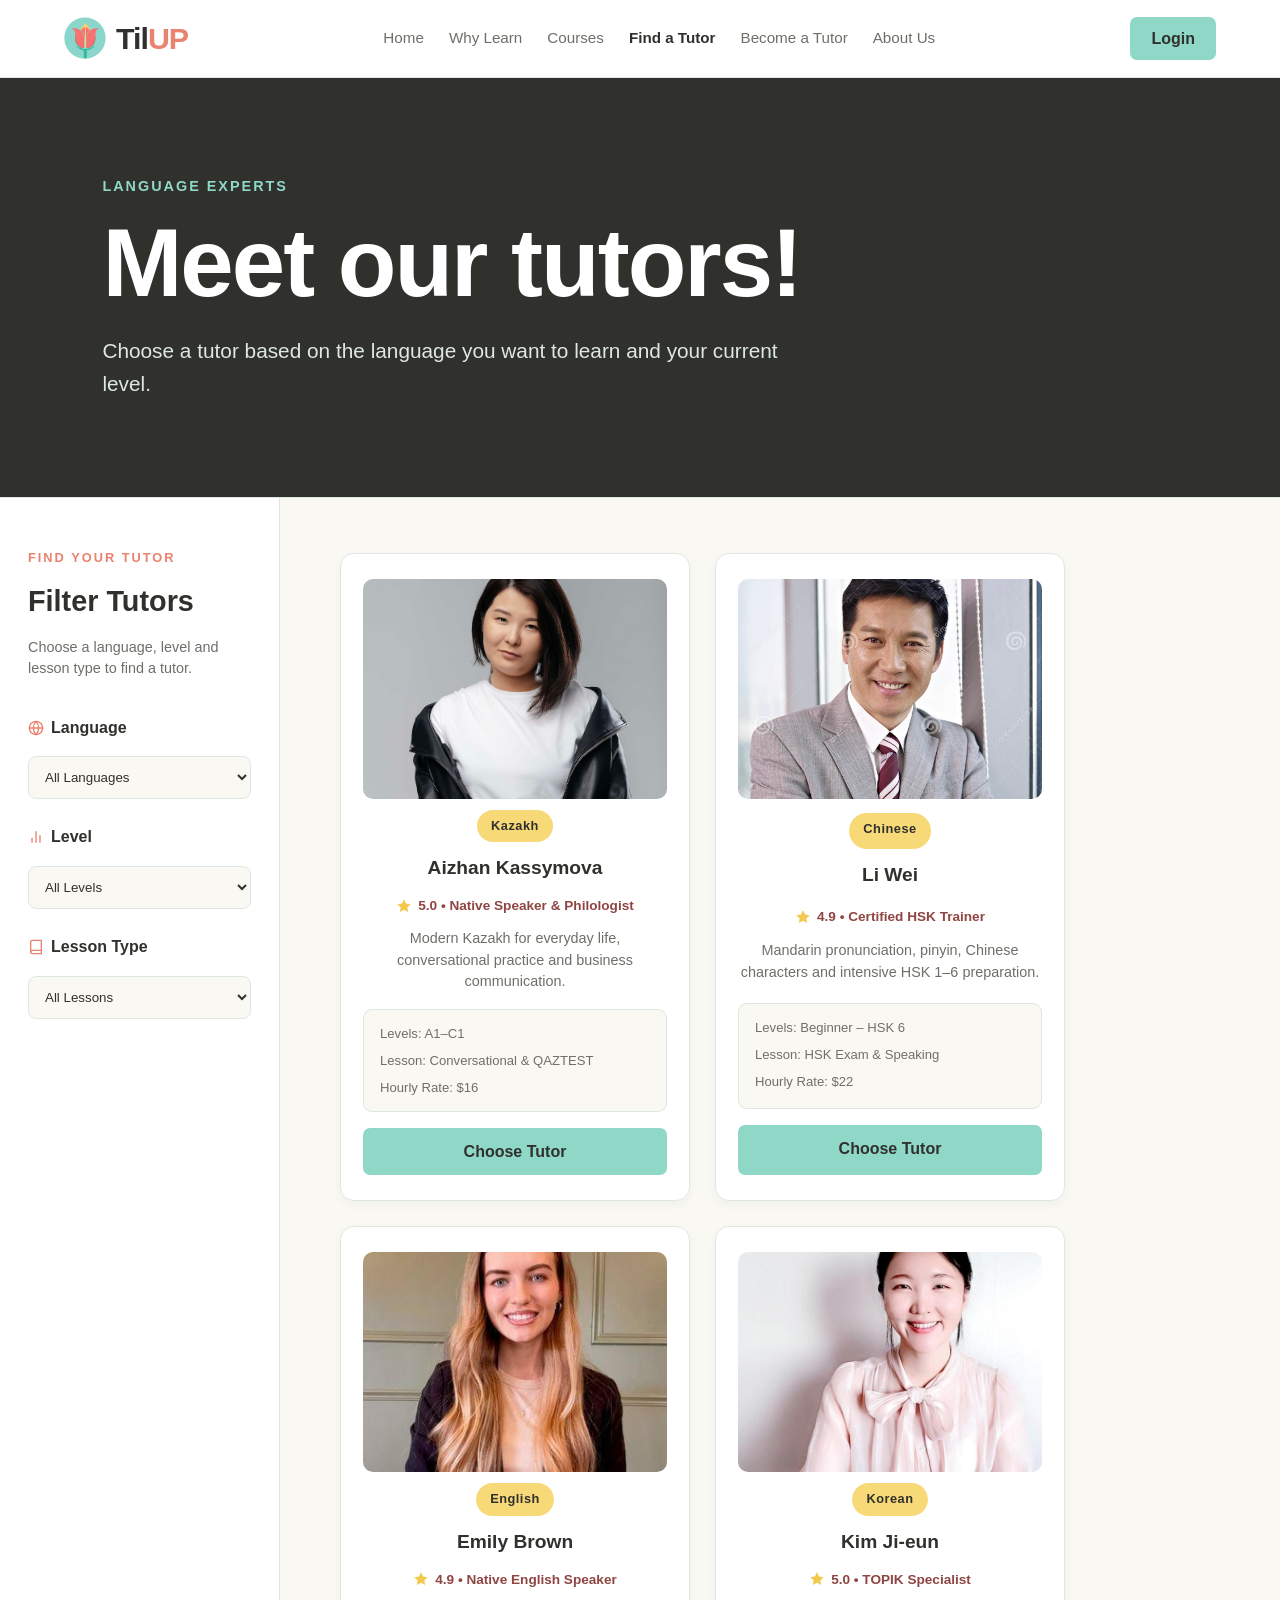
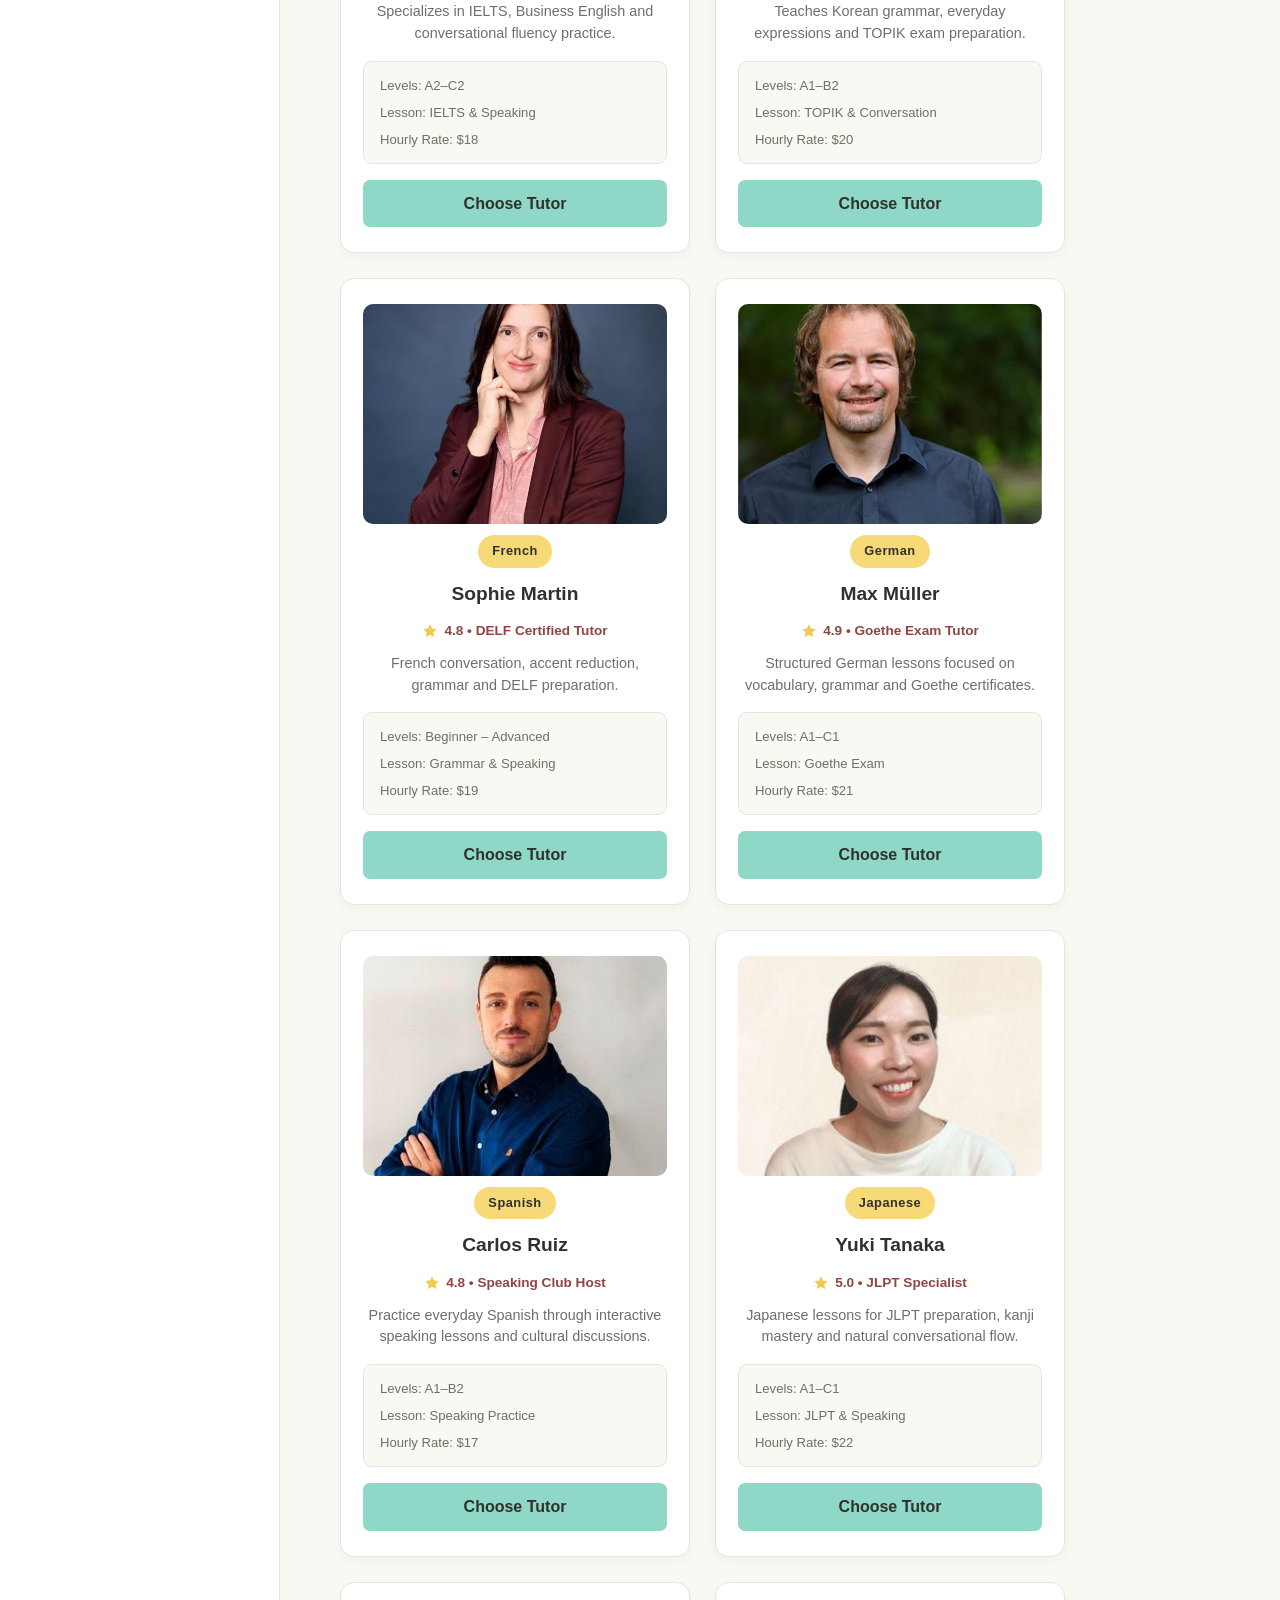
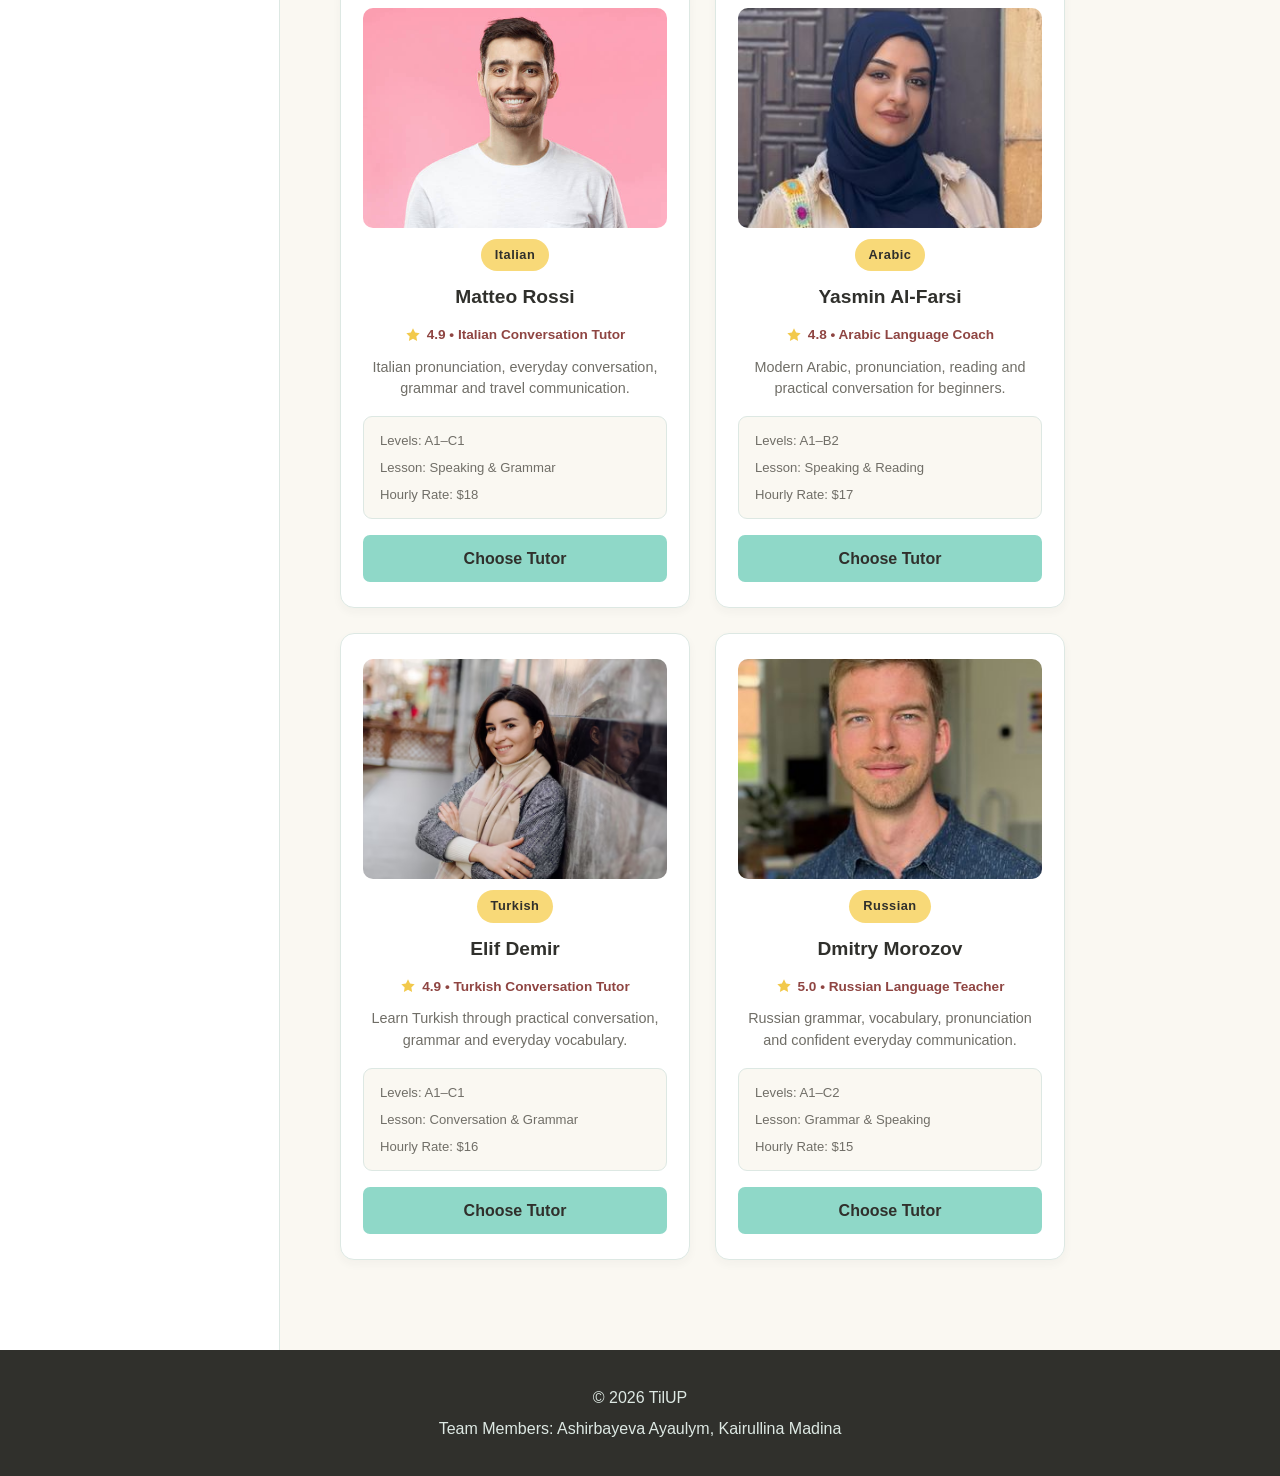
<file: tutors.html>
<!DOCTYPE html>
<html lang="en">

<head>
    <meta charset="UTF-8">
    <meta name="viewport" content="width=device-width, initial-scale=1.0">

    <!-- Created by: Ashirbayeva Ayaulym, Kairullina Madina -->

    <title>TilUP | Find a Language Tutor</title>

    <link rel="stylesheet" href="css/style.css">
</head>

<body>

<div class="tutors-page-layout">

    <!-- =====================================================
         NAVBAR
    ====================================================== -->

    <header class="site-header">

        <nav class="navbar">

            <a href="index.html" class="logo">
                <img src="images/logo.PNG" alt="TilUP logo">
                <span>Til<span class="logo-up">UP</span></span>
            </a>

            <div class="nav-menu">
                <a href="index.html">Home</a>
                <a href="why-learn.html">Why Learn</a>
                <a href="courses.html">Courses</a>
                <a href="tutors.html" class="active">Find a Tutor</a>
                <a href="become_tutor.html">Become a Tutor</a>
                <a href="about.html">About Us</a>
            </div>

            <a href="#" class="login-button">Login</a>

        </nav>

    </header>


    <!-- =====================================================
         HERO
         FULL WIDTH
    ====================================================== -->

    <section class="tutors-hero">

        <div class="tutors-hero-content">

            <p class="section-label">
                LANGUAGE EXPERTS
            </p>

            <h1>
                Meet our tutors!
            </h1>

            <p>
                Choose a tutor based on the language you want to learn
                and your current level.
            </p>

        </div>

    </section>


    <!-- =====================================================
         SIDEBAR / FILTERS
    ====================================================== -->

    <aside class="tutors-sidebar">

        <div class="sidebar-content">

            <p class="section-label">
                FIND YOUR TUTOR
            </p>

            <h2>
                Filter Tutors
            </h2>

            <p class="sidebar-description">
                Choose a language, level and lesson type to find a tutor.
            </p>


            <form class="filters">

                <!-- LANGUAGE -->

                <div class="filter-box">

                    <label for="filter-language">

                        <svg class="ui-icon"
                             width="16"
                             height="16"
                             viewBox="0 0 24 24"
                             fill="none"
                             stroke="currentColor"
                             stroke-width="2"
                             stroke-linecap="round"
                             stroke-linejoin="round">

                            <circle cx="12" cy="12" r="10"></circle>

                            <line x1="2"
                                  y1="12"
                                  x2="22"
                                  y2="12"></line>

                            <path d="M12 2a15.3 15.3 0 0 1 4 10
                                     15.3 15.3 0 0 1-4 10
                                     15.3 15.3 0 0 1-4-10
                                     15.3 15.3 0 0 1 4-10z"></path>

                        </svg>

                        Language

                    </label>


                    <select id="filter-language" name="language">

                        <option value="">
                            All Languages
                        </option>

                        <option value="kazakh">
                            Kazakh
                        </option>

                        <option value="chinese">
                            Chinese
                        </option>

                        <option value="english">
                            English
                        </option>

                        <option value="korean">
                            Korean
                        </option>

                        <option value="french">
                            French
                        </option>

                        <option value="german">
                            German
                        </option>

                        <option value="spanish">
                            Spanish
                        </option>

                        <option value="japanese">
                            Japanese
                        </option>

                        <option value="italian">
                            Italian
                        </option>

                        <option value="arabic">
                            Arabic
                        </option>

                        <option value="turkish">
                            Turkish
                        </option>

                        <option value="russian">
                            Russian
                        </option>

                    </select>

                </div>


                <!-- LEVEL -->

                <div class="filter-box">

                    <label for="filter-level">

                        <svg class="ui-icon"
                             width="16"
                             height="16"
                             viewBox="0 0 24 24"
                             fill="none"
                             stroke="currentColor"
                             stroke-width="2"
                             stroke-linecap="round"
                             stroke-linejoin="round">

                            <line x1="18"
                                  y1="20"
                                  x2="18"
                                  y2="10"></line>

                            <line x1="12"
                                  y1="20"
                                  x2="12"
                                  y2="4"></line>

                            <line x1="6"
                                  y1="20"
                                  x2="6"
                                  y2="14"></line>

                        </svg>

                        Level

                    </label>


                    <select id="filter-level" name="level">

                        <option value="">
                            All Levels
                        </option>

                        <option value="a1-a2">
                            A1–A2 (Beginner)
                        </option>

                        <option value="b1-b2">
                            B1–B2 (Intermediate)
                        </option>

                        <option value="c1-c2">
                            C1–C2 (Advanced)
                        </option>

                    </select>

                </div>


                <!-- LESSON TYPE -->

                <div class="filter-box">

                    <label for="filter-type">

                        <svg class="ui-icon"
                             width="16"
                             height="16"
                             viewBox="0 0 24 24"
                             fill="none"
                             stroke="currentColor"
                             stroke-width="2"
                             stroke-linecap="round"
                             stroke-linejoin="round">

                            <path d="M4 19.5A2.5 2.5 0 0 1 6.5 17H20"></path>

                            <path d="M6.5 2H20v20H6.5
                                     A2.5 2.5 0 0 1 4 19.5v-15
                                     A2.5 2.5 0 0 1 6.5 2z"></path>

                        </svg>

                        Lesson Type

                    </label>


                    <select id="filter-type" name="type">

                        <option value="">
                            All Lessons
                        </option>

                        <option value="speaking">
                            Speaking Practice
                        </option>

                        <option value="grammar">
                            Grammar & Writing
                        </option>

                        <option value="exam">
                            Exam Preparation
                        </option>

                        <option value="business">
                            Business Language
                        </option>

                    </select>

                </div>

            </form>

        </div>

    </aside>


    <!-- =====================================================
         TUTORS
    ====================================================== -->

    <main class="tutors-main">

        <section class="tutors-section">

            <div class="tutors-grid">


                <!-- TUTOR 1 -->

                <article class="tutor-card">

                    <img src="images/tutor7.jpg"
                         alt="Aizhan Kassymova"
                         class="tutor-photo">

                    <span class="subject-tag">
                        Kazakh
                    </span>

                    <h3 class="tutor-name">
                        Aizhan Kassymova
                    </h3>

                    <p class="rating">

                        <svg class="star-icon"
                             width="16"
                             height="16"
                             viewBox="0 0 24 24"
                             fill="#F2C94C">

                            <polygon points="
                                12 2
                                15.09 8.26
                                22 9.27
                                17 14.14
                                18.18 21.02
                                12 17.77
                                5.82 21.02
                                7 14.14
                                2 9.27
                                8.91 8.26
                                12 2
                            "></polygon>

                        </svg>

                        5.0 • Native Speaker & Philologist

                    </p>

                    <p class="tutor-bio">
                        Modern Kazakh for everyday life,
                        conversational practice and business communication.
                    </p>

                    <ul class="tutor-details">
                        <li>Levels: A1–C1</li>
                        <li>Lesson: Conversational & QAZTEST</li>
                        <li>Hourly Rate: $16</li>
                    </ul>

                    <a href="#" class="button tutor-btn">
                        Choose Tutor
                    </a>

                </article>


                <!-- TUTOR 2 -->

                <article class="tutor-card">

                    <img src="images/tutor8.jpg"
                         alt="Li Wei"
                         class="tutor-photo">

                    <span class="subject-tag">
                        Chinese
                    </span>

                    <h3 class="tutor-name">
                        Li Wei
                    </h3>

                    <p class="rating">

                        <svg class="star-icon"
                             width="16"
                             height="16"
                             viewBox="0 0 24 24"
                             fill="#F2C94C">

                            <polygon points="
                                12 2
                                15.09 8.26
                                22 9.27
                                17 14.14
                                18.18 21.02
                                12 17.77
                                5.82 21.02
                                7 14.14
                                2 9.27
                                8.91 8.26
                                12 2
                            "></polygon>

                        </svg>

                        4.9 • Certified HSK Trainer

                    </p>

                    <p class="tutor-bio">
                        Mandarin pronunciation, pinyin,
                        Chinese characters and intensive HSK 1–6 preparation.
                    </p>

                    <ul class="tutor-details">
                        <li>Levels: Beginner – HSK 6</li>
                        <li>Lesson: HSK Exam & Speaking</li>
                        <li>Hourly Rate: $22</li>
                    </ul>

                    <a href="#" class="button tutor-btn">
                        Choose Tutor
                    </a>

                </article>


                <!-- TUTOR 3 -->

                <article class="tutor-card">

                    <img src="images/tutor1.jpg"
                         alt="Emily Brown"
                         class="tutor-photo">

                    <span class="subject-tag">
                        English
                    </span>

                    <h3 class="tutor-name">
                        Emily Brown
                    </h3>

                    <p class="rating">

                        <svg class="star-icon"
                             width="16"
                             height="16"
                             viewBox="0 0 24 24"
                             fill="#F2C94C">

                            <polygon points="
                                12 2
                                15.09 8.26
                                22 9.27
                                17 14.14
                                18.18 21.02
                                12 17.77
                                5.82 21.02
                                7 14.14
                                2 9.27
                                8.91 8.26
                                12 2
                            "></polygon>

                        </svg>

                        4.9 • Native English Speaker

                    </p>

                    <p class="tutor-bio">
                        Specializes in IELTS, Business English
                        and conversational fluency practice.
                    </p>

                    <ul class="tutor-details">
                        <li>Levels: A2–C2</li>
                        <li>Lesson: IELTS & Speaking</li>
                        <li>Hourly Rate: $18</li>
                    </ul>

                    <a href="#" class="button tutor-btn">
                        Choose Tutor
                    </a>

                </article>


                <!-- TUTOR 4 -->

                <article class="tutor-card">

                    <img src="images/tutor2.jpg"
                         alt="Kim Ji-eun"
                         class="tutor-photo">

                    <span class="subject-tag">
                        Korean
                    </span>

                    <h3 class="tutor-name">
                        Kim Ji-eun
                    </h3>

                    <p class="rating">

                        <svg class="star-icon"
                             width="16"
                             height="16"
                             viewBox="0 0 24 24"
                             fill="#F2C94C">

                            <polygon points="
                                12 2
                                15.09 8.26
                                22 9.27
                                17 14.14
                                18.18 21.02
                                12 17.77
                                5.82 21.02
                                7 14.14
                                2 9.27
                                8.91 8.26
                                12 2
                            "></polygon>

                        </svg>

                        5.0 • TOPIK Specialist

                    </p>

                    <p class="tutor-bio">
                        Teaches Korean grammar, everyday expressions
                        and TOPIK exam preparation.
                    </p>

                    <ul class="tutor-details">
                        <li>Levels: A1–B2</li>
                        <li>Lesson: TOPIK & Conversation</li>
                        <li>Hourly Rate: $20</li>
                    </ul>

                    <a href="#" class="button tutor-btn">
                        Choose Tutor
                    </a>

                </article>


                <!-- TUTOR 5 -->

                <article class="tutor-card">

                    <img src="images/tutor3.jpg"
                         alt="Sophie Martin"
                         class="tutor-photo">

                    <span class="subject-tag">
                        French
                    </span>

                    <h3 class="tutor-name">
                        Sophie Martin
                    </h3>

                    <p class="rating">

                        <svg class="star-icon"
                             width="16"
                             height="16"
                             viewBox="0 0 24 24"
                             fill="#F2C94C">

                            <polygon points="
                                12 2
                                15.09 8.26
                                22 9.27
                                17 14.14
                                18.18 21.02
                                12 17.77
                                5.82 21.02
                                7 14.14
                                2 9.27
                                8.91 8.26
                                12 2
                            "></polygon>

                        </svg>

                        4.8 • DELF Certified Tutor

                    </p>

                    <p class="tutor-bio">
                        French conversation, accent reduction,
                        grammar and DELF preparation.
                    </p>

                    <ul class="tutor-details">
                        <li>Levels: Beginner – Advanced</li>
                        <li>Lesson: Grammar & Speaking</li>
                        <li>Hourly Rate: $19</li>
                    </ul>

                    <a href="#" class="button tutor-btn">
                        Choose Tutor
                    </a>

                </article>


                <!-- TUTOR 6 -->

                <article class="tutor-card">

                    <img src="images/tutor4.jpg"
                         alt="Max Müller"
                         class="tutor-photo">

                    <span class="subject-tag">
                        German
                    </span>

                    <h3 class="tutor-name">
                        Max Müller
                    </h3>

                    <p class="rating">

                        <svg class="star-icon"
                             width="16"
                             height="16"
                             viewBox="0 0 24 24"
                             fill="#F2C94C">

                            <polygon points="
                                12 2
                                15.09 8.26
                                22 9.27
                                17 14.14
                                18.18 21.02
                                12 17.77
                                5.82 21.02
                                7 14.14
                                2 9.27
                                8.91 8.26
                                12 2
                            "></polygon>

                        </svg>

                        4.9 • Goethe Exam Tutor

                    </p>

                    <p class="tutor-bio">
                        Structured German lessons focused on vocabulary,
                        grammar and Goethe certificates.
                    </p>

                    <ul class="tutor-details">
                        <li>Levels: A1–C1</li>
                        <li>Lesson: Goethe Exam</li>
                        <li>Hourly Rate: $21</li>
                    </ul>

                    <a href="#" class="button tutor-btn">
                        Choose Tutor
                    </a>

                </article>


                <!-- TUTOR 7 -->

                <article class="tutor-card">

                    <img src="images/tutor5.jpg"
                         alt="Carlos Ruiz"
                         class="tutor-photo">

                    <span class="subject-tag">
                        Spanish
                    </span>

                    <h3 class="tutor-name">
                        Carlos Ruiz
                    </h3>

                    <p class="rating">

                        <svg class="star-icon"
                             width="16"
                             height="16"
                             viewBox="0 0 24 24"
                             fill="#F2C94C">

                            <polygon points="
                                12 2
                                15.09 8.26
                                22 9.27
                                17 14.14
                                18.18 21.02
                                12 17.77
                                5.82 21.02
                                7 14.14
                                2 9.27
                                8.91 8.26
                                12 2
                            "></polygon>

                        </svg>

                        4.8 • Speaking Club Host

                    </p>

                    <p class="tutor-bio">
                        Practice everyday Spanish through interactive
                        speaking lessons and cultural discussions.
                    </p>

                    <ul class="tutor-details">
                        <li>Levels: A1–B2</li>
                        <li>Lesson: Speaking Practice</li>
                        <li>Hourly Rate: $17</li>
                    </ul>

                    <a href="#" class="button tutor-btn">
                        Choose Tutor
                    </a>

                </article>


                <!-- TUTOR 8 -->

                <article class="tutor-card">

                    <img src="images/tutor6.jpg"
                         alt="Yuki Tanaka"
                         class="tutor-photo">

                    <span class="subject-tag">
                        Japanese
                    </span>

                    <h3 class="tutor-name">
                        Yuki Tanaka
                    </h3>

                    <p class="rating">

                        <svg class="star-icon"
                             width="16"
                             height="16"
                             viewBox="0 0 24 24"
                             fill="#F2C94C">

                            <polygon points="
                                12 2
                                15.09 8.26
                                22 9.27
                                17 14.14
                                18.18 21.02
                                12 17.77
                                5.82 21.02
                                7 14.14
                                2 9.27
                                8.91 8.26
                                12 2
                            "></polygon>

                        </svg>

                        5.0 • JLPT Specialist

                    </p>

                    <p class="tutor-bio">
                        Japanese lessons for JLPT preparation,
                        kanji mastery and natural conversational flow.
                    </p>

                    <ul class="tutor-details">
                        <li>Levels: A1–C1</li>
                        <li>Lesson: JLPT & Speaking</li>
                        <li>Hourly Rate: $22</li>
                    </ul>

                    <a href="#" class="button tutor-btn">
                        Choose Tutor
                    </a>

                </article>


                <!-- TUTOR 9 -->

                <article class="tutor-card">

                    <img src="images/tutor9.jpg"
                         alt="Matteo Rossi"
                         class="tutor-photo">

                    <span class="subject-tag">
                        Italian
                    </span>

                    <h3 class="tutor-name">
                        Matteo Rossi
                    </h3>

                    <p class="rating">

                        <svg class="star-icon"
                             width="16"
                             height="16"
                             viewBox="0 0 24 24"
                             fill="#F2C94C">

                            <polygon points="
                                12 2
                                15.09 8.26
                                22 9.27
                                17 14.14
                                18.18 21.02
                                12 17.77
                                5.82 21.02
                                7 14.14
                                2 9.27
                                8.91 8.26
                                12 2
                            "></polygon>

                        </svg>

                        4.9 • Italian Conversation Tutor

                    </p>

                    <p class="tutor-bio">
                        Italian pronunciation, everyday conversation,
                        grammar and travel communication.
                    </p>

                    <ul class="tutor-details">
                        <li>Levels: A1–C1</li>
                        <li>Lesson: Speaking & Grammar</li>
                        <li>Hourly Rate: $18</li>
                    </ul>

                    <a href="#" class="button tutor-btn">
                        Choose Tutor
                    </a>

                </article>


                <!-- TUTOR 10 -->

                <article class="tutor-card">

                    <img src="images/tutor10.jpg"
                         alt="Yasmin Al-Farsi"
                         class="tutor-photo">

                    <span class="subject-tag">
                        Arabic
                    </span>

                    <h3 class="tutor-name">
                        Yasmin Al-Farsi
                    </h3>

                    <p class="rating">

                        <svg class="star-icon"
                             width="16"
                             height="16"
                             viewBox="0 0 24 24"
                             fill="#F2C94C">

                            <polygon points="
                                12 2
                                15.09 8.26
                                22 9.27
                                17 14.14
                                18.18 21.02
                                12 17.77
                                5.82 21.02
                                7 14.14
                                2 9.27
                                8.91 8.26
                                12 2
                            "></polygon>

                        </svg>

                        4.8 • Arabic Language Coach

                    </p>

                    <p class="tutor-bio">
                        Modern Arabic, pronunciation, reading and
                        practical conversation for beginners.
                    </p>

                    <ul class="tutor-details">
                        <li>Levels: A1–B2</li>
                        <li>Lesson: Speaking & Reading</li>
                        <li>Hourly Rate: $17</li>
                    </ul>

                    <a href="#" class="button tutor-btn">
                        Choose Tutor
                    </a>

                </article>


                <!-- TUTOR 11 -->

                <article class="tutor-card">

                    <img src="images/tutor11.jpg"
                         alt="Elif Demir"
                         class="tutor-photo">

                    <span class="subject-tag">
                        Turkish
                    </span>

                    <h3 class="tutor-name">
                        Elif Demir
                    </h3>

                    <p class="rating">

                        <svg class="star-icon"
                             width="16"
                             height="16"
                             viewBox="0 0 24 24"
                             fill="#F2C94C">

                            <polygon points="
                                12 2
                                15.09 8.26
                                22 9.27
                                17 14.14
                                18.18 21.02
                                12 17.77
                                5.82 21.02
                                7 14.14
                                2 9.27
                                8.91 8.26
                                12 2
                            "></polygon>

                        </svg>

                        4.9 • Turkish Conversation Tutor

                    </p>

                    <p class="tutor-bio">
                        Learn Turkish through practical conversation,
                        grammar and everyday vocabulary.
                    </p>

                    <ul class="tutor-details">
                        <li>Levels: A1–C1</li>
                        <li>Lesson: Conversation & Grammar</li>
                        <li>Hourly Rate: $16</li>
                    </ul>

                    <a href="#" class="button tutor-btn">
                        Choose Tutor
                    </a>

                </article>


                <!-- TUTOR 12 -->

                <article class="tutor-card">

                    <img src="images/tutor12.jpg"
                         alt="Dmitry Morozov"
                         class="tutor-photo">

                    <span class="subject-tag">
                        Russian
                    </span>

                    <h3 class="tutor-name">
                        Dmitry Morozov
                    </h3>

                    <p class="rating">

                        <svg class="star-icon"
                             width="16"
                             height="16"
                             viewBox="0 0 24 24"
                             fill="#F2C94C">

                            <polygon points="
                                12 2
                                15.09 8.26
                                22 9.27
                                17 14.14
                                18.18 21.02
                                12 17.77
                                5.82 21.02
                                7 14.14
                                2 9.27
                                8.91 8.26
                                12 2
                            "></polygon>

                        </svg>

                        5.0 • Russian Language Teacher

                    </p>

                    <p class="tutor-bio">
                        Russian grammar, vocabulary, pronunciation
                        and confident everyday communication.
                    </p>

                    <ul class="tutor-details">
                        <li>Levels: A1–C2</li>
                        <li>Lesson: Grammar & Speaking</li>
                        <li>Hourly Rate: $15</li>
                    </ul>

                    <a href="#" class="button tutor-btn">
                        Choose Tutor
                    </a>

                </article>


            </div>

        </section>

    </main>


    <!-- =====================================================
         FOOTER
    ====================================================== -->

    <footer class="site-footer">

        <p>&copy; 2026 TilUP</p>

        <p>
            Team Members: Ashirbayeva Ayaulym, Kairullina Madina
        </p>

    </footer>

</div>

</body>
</html>
</file>
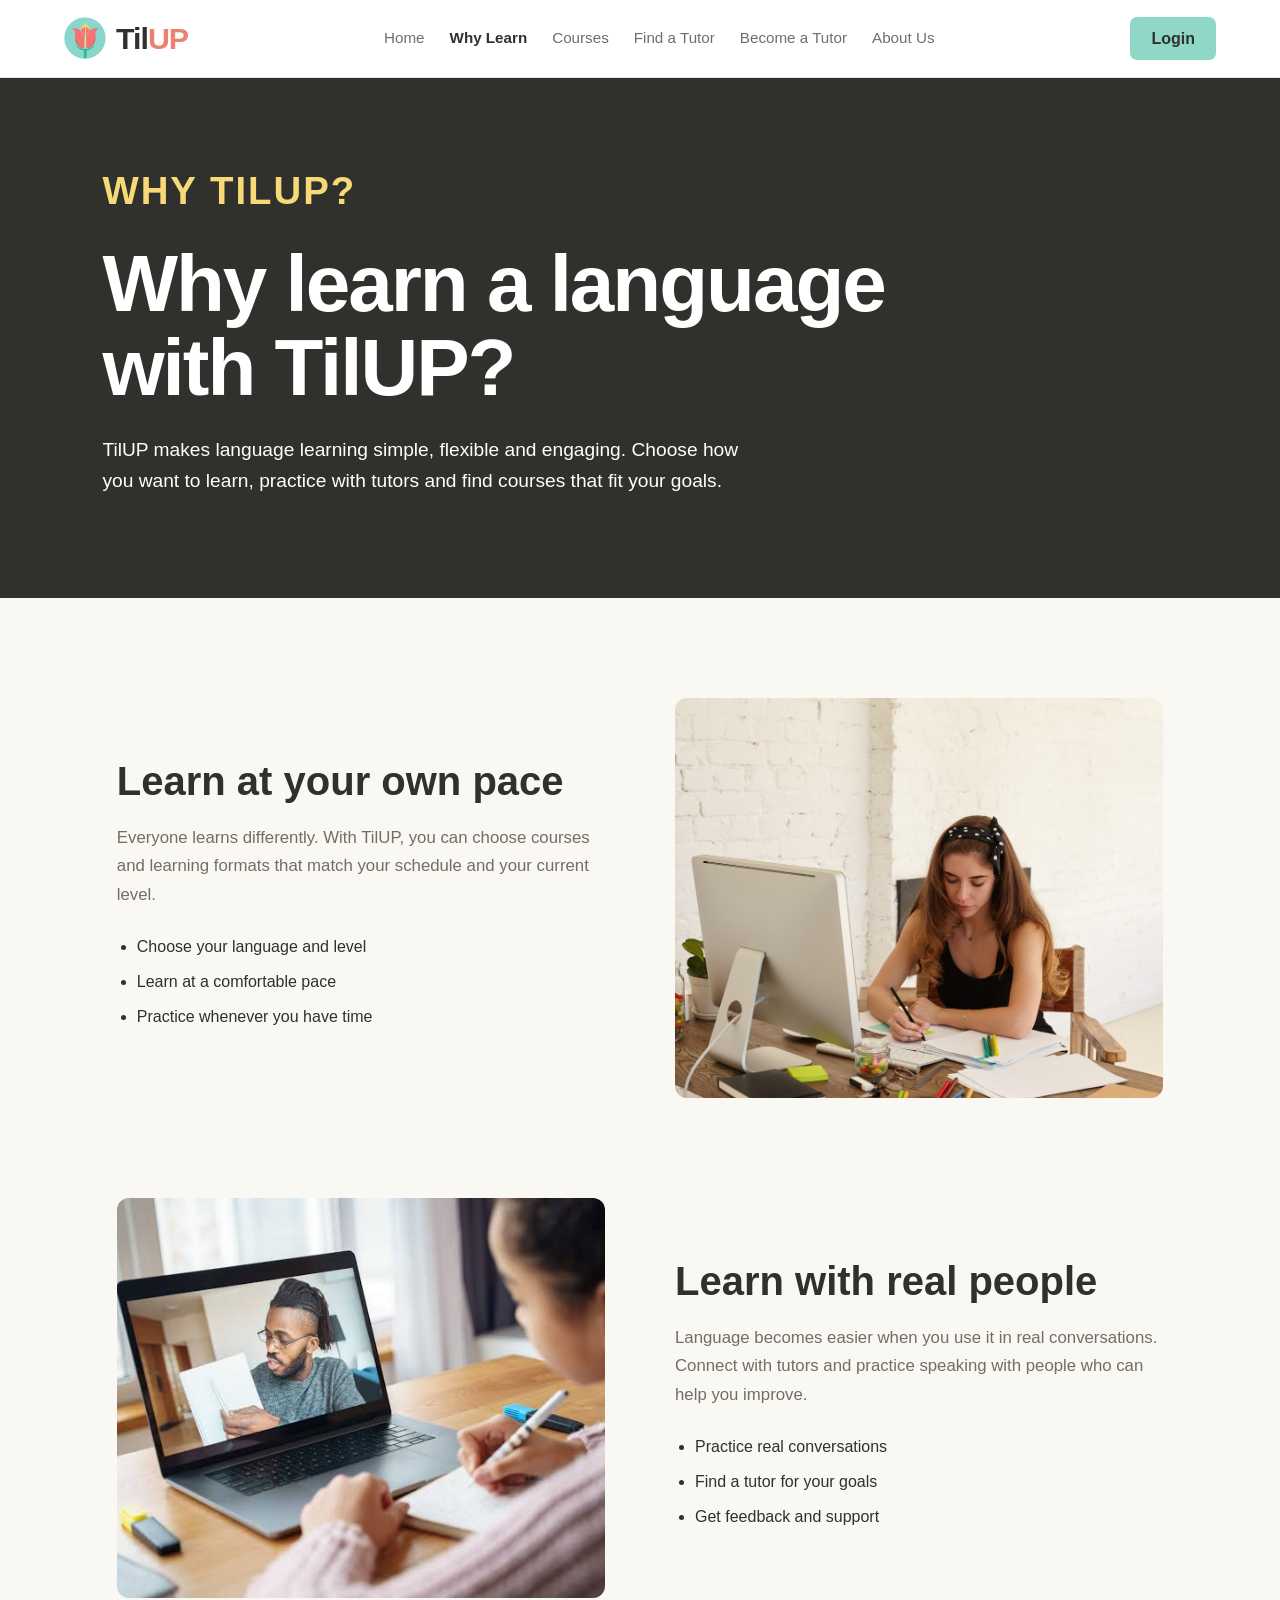
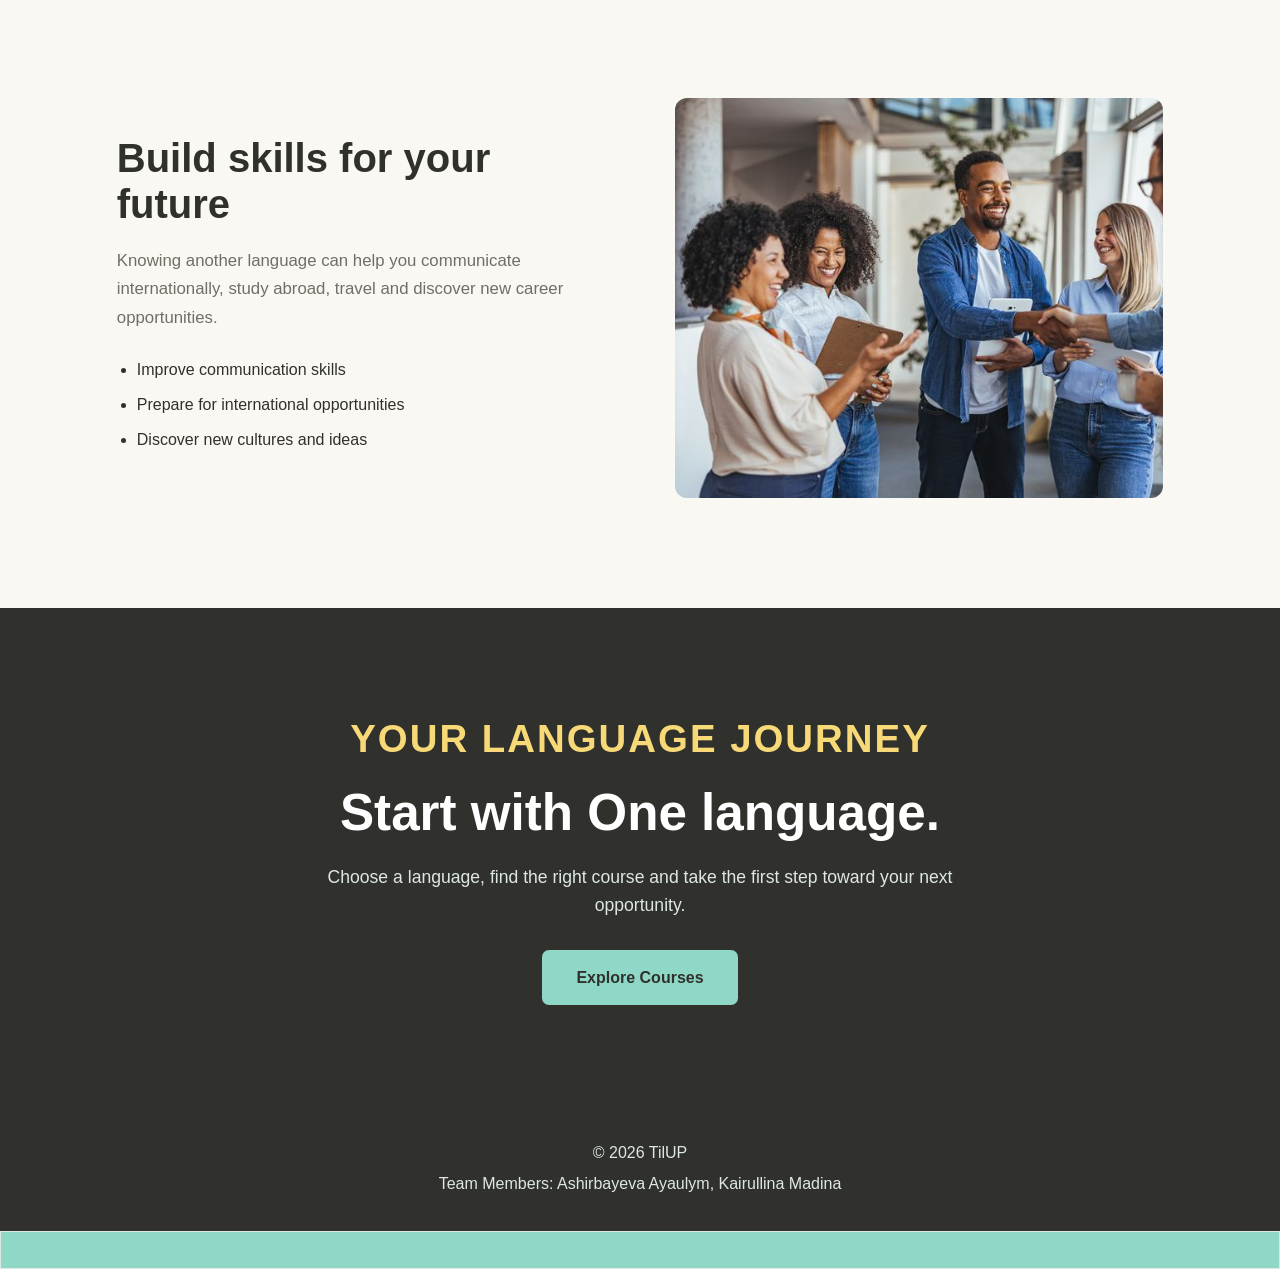
<file: why-learn.html>
<!DOCTYPE html>
<html lang="en">
<head>
    <meta charset="UTF-8">
    <meta name="viewport" content="width=device-width, initial-scale=1.0">

    <!-- Created by: Ashirbayeva Ayaulym, Kairullina Madina -->

    <title>TilUP | Why learn</title>

    <link rel="stylesheet" href="css/style.css">
</head>

<body>

<header>
    <nav class="navbar">

        <a href="index.html" class="logo">
            <img src="images/logo.PNG"  alt="TilUP logo">
            <span>Til<span class="logo-up">UP</span></span>
        </a>

        <div class="nav-menu">
            <a href="index.html">Home</a>
            <a href="why-learn.html" class="active">Why Learn</a>
            <a href="courses.html">Courses</a>
            <a href="tutors.html">Find a Tutor</a>
            <a href="become_tutor.html">Become a Tutor</a>
            <a href="about.html">About Us</a>
        </div>

        <a href="#" class="login-button">Login</a>

    </nav>
</header>


<main>

    <!-- Hero -->

    <section class="why-hero">

        <div class="why-hero-content">

            <p class="section-label">WHY TILUP?</p>

<h1>Why learn a language with TilUP?</h1>

<p>
    TilUP makes language learning simple, flexible and engaging.
    Choose how you want to learn, practice with tutors and find
    courses that fit your goals.
</p>

        </div>

    </section>


    <!-- Benefits -->

    <section class="why-benefits">



        <!-- Benefit 1 -->

        <article class="why-benefit">

            <div class="why-benefit-text">


                <h2>Learn at your own pace</h2>

                <p>
                    Everyone learns differently. With TilUP, you can
                    choose courses and learning formats that match
                    your schedule and your current level.
                </p>

                <ul>
                    <li>Choose your language and level</li>
                    <li>Learn at a comfortable pace</li>
                    <li>Practice whenever you have time</li>
                </ul>

            </div>

            <div class="why-benefit-image">

                <img
                    src="images/why-learn-1.jpg"
                    alt="Student learning a language online"
                >

            </div>

        </article>


        <!-- Benefit 2 -->

        <article class="why-benefit why-benefit-reverse">

            <div class="why-benefit-text">

                <h2>Learn with real people</h2>

                <p>
                    Language becomes easier when you use it in real
                    conversations. Connect with tutors and practice
                    speaking with people who can help you improve.
                </p>

                <ul>
                    <li>Practice real conversations</li>
                    <li>Find a tutor for your goals</li>
                    <li>Get feedback and support</li>
                </ul>

            </div>

            <div class="why-benefit-image">

                <img
                    src="images/why-learn-2.jpg"
                    alt="People practicing a language together"
                >

            </div>

        </article>


        <!-- Benefit 3 -->

        <article class="why-benefit">

            <div class="why-benefit-text">


                <h2>Build skills for your future</h2>

                <p>
                    Knowing another language can help you communicate
                    internationally, study abroad, travel and discover
                    new career opportunities.
                </p>

                <ul>
                    <li>Improve communication skills</li>
                    <li>Prepare for international opportunities</li>
                    <li>Discover new cultures and ideas</li>
                </ul>

            </div>

            <div class="why-benefit-image">

                <img
                    src="images/why-learn-3.jpg"
                    alt="Student preparing for international opportunities"
                >

            </div>

        </article>

    </section>


    <!-- CTA -->

    <section class="why-cta">

        <div class="why-cta-content">

            <p class="section-label">YOUR LANGUAGE JOURNEY</p>

            <h2>Start with One language.</h2>

            <p>
                Choose a language, find the right course and take
                the first step toward your next opportunity.
            </p>

            <a href="courses.html" class="button">
                Explore Courses
            </a>

        </div>

    </section>

</main>


<footer>

    <p>© 2026 TilUP</p>

    <p>
        Team Members: Ashirbayeva Ayaulym, Kairullina Madina
    </p>

</footer>
<table>
    <th>

    </th>
</table>
</body>
</html>
</file>
<file: css/style.css>
/* 
   GLOBAL
 */

* {
    box-sizing: border-box;
}

body {
    margin: 0;
    font-family: Arial, sans-serif;
    color: #30302C;
    background-color: #FAF8F2;
    line-height: 1.6;
}

h1, h2, h3, p {
    margin-top: 0;
}

a {
    text-decoration: none;
}


/* 
   ALL PAGES
   NAVBAR
*/

.navbar {
    min-height: 78px;
    padding: 0 5%;
    display: flex;
    align-items: center;
    justify-content: space-between;
    background-color: #FFFFFF;
    border-bottom: 1px solid #DDE8E3;
}

.logo {
    display: flex;
    align-items: center;
    gap: 10px;
    color: #30302C;
    font-size: 1.9rem;
    font-weight: bold;
    letter-spacing: -1px;
}

.logo img {
    width: 42px;
    height: 42px;
    object-fit: contain;
}

.logo-up {
    color: #E9826E;
}

.nav-menu {
    display: flex;
    align-items: center;
    gap: 25px;
}

.nav-menu a {
    color: #706E67;
    font-size: 0.95rem;
    transition: 0.3s;
}

.nav-menu a:hover {
    color: #E9826E;
}

.nav-menu a.active {
    color: #30302C;
    font-weight: bold;
}

.login-button {
    padding: 9px 21px;
    color: #30302C;
    background-color: #8FD8C8;
    border-radius: 7px;
    font-weight: bold;
    transition: 0.3s;
}

.login-button:hover {
    background-color: #E9826E;
    color: #FFFFFF;
}


/* 
   HOME PAGE
   HERO IMAGE
 */

.hero-image-section {
    position: relative;
    width: 100%;
    height: 650px;
    overflow: hidden;
}

.hero-image {
    width: 100%;
    height: 100%;
    object-fit: cover;
    display: block;
}

.hero-image-overlay {
    position: absolute;
    top: 0;
    left: 0;
    width: 100%;
    height: 100%;
    display: flex;
    align-items: center;
    padding: 0 8%;
    background-color: rgba(48, 48, 44, 0.25);
}

.hero-text {
    max-width: 1000px;
    color: #FFFFFF;
}

.hero-label {
    margin-bottom: 20px;
    color: #F8D978;
    font-size: 1.1rem;
    font-weight: bold;
    letter-spacing: 3px;
    text-shadow: 2px 2px 6px rgba(0, 0, 0, 0.45);
}

.hero-text h1 {
    margin-bottom: 28px;
    color: #FFFFFF;
    font-size: 6rem;
    line-height: 1.02;
    letter-spacing: -3px;
    text-shadow: 2px 2px 6px rgba(0, 0, 0, 0.45);
}

.hero-description {
    max-width: 700px;
    margin-bottom: 38px;
    color: #FFFFFF;
    font-size: 1.3rem;
    line-height: 1.6;
    text-shadow: 2px 2px 6px rgba(0, 0, 0, 0.45);
}

.button {
    display: inline-block;
    padding: 15px 34px;
    color: #30302C;
    background-color: #8FD8C8;
    border-radius: 7px;
    font-size: 1rem;
    font-weight: bold;
    transition: 0.3s;
}

.button:hover {
    background-color: #E9826E;
    color: #FFFFFF;
    transform: translateY(-2px);
}


/*  
   HOME PAGE
   STATISTICS
  */

.statistics {
    display: flex;
    padding: 42px 8%;
    background-color: #FFFFFF;
    border-bottom: 1px solid #DDE8E3;
}

.stat {
    flex: 1;
    text-align: center;
    border-right: 1px solid #DDE8E3;
}

.stat:last-child {
    border-right: none;
}

.stat h2 {
    margin-bottom: 2px;
    color: #B35A54;
    font-size: 2.2rem;
}

.stat p {
    margin-bottom: 0;
    color: #706E67;
}


/* HOME PAGE
   ABOUT TILUP
 */

.about-tilup {
    max-width: 1200px;
    margin: 0 auto;
    padding: 95px 6% 110px;
    text-align: center;
}

.section-label {
    margin-bottom: 12px;
    color: #D5A919;
    font-size: 2.4rem;
    font-weight: bold;
    letter-spacing: 2px;
}

.about-tilup h2 {
    margin-bottom: 22px;
    color: #30302C;
    font-size: 3rem;
    line-height: 1.15;
}

.about-description {
    max-width: 760px;
    margin: 0 auto 55px;
    color: #706E67;
    font-size: 1.08rem;
}


/* 
   HOME PAGE
   FEATURE CARDS
 */

.feature-cards {
    display: flex;
    gap: 22px;
    align-items: stretch;
    text-align: left;
}

.feature-card {
    flex: 1;
    min-height: 260px;
    padding: 32px;

    display: flex;
    flex-direction: column;
    align-items: center;

    background-color: #FFFFFF;
    border: 1px solid #DDE8E3;
    border-radius: 12px;
    transition: 0.3s;
}

.feature-card:hover {
    transform: translateY(-5px);
    border-color: #E9826E;
    box-shadow: 0 10px 25px rgba(48, 48, 44, 0.08);
}

.feature-icon {
    width: 90px;
    height: 90px;
    margin: 0 auto 22px;
    overflow: hidden;
    border-radius: 12px;
}

.feature-icon img {
    width: 100%;
    height: 100%;
    object-fit: cover;
    display: block;
}

.feature-card h3 {
    margin-bottom: 10px;
    color: #30302C;
    font-size: 1.35rem;
    text-align: center;
}

.feature-card p {
    margin-bottom: 0;
    color: #706E67;
    font-size: 0.95rem;
    text-align: center;
}


/*  
   ALL PAGES
   FOOTER
  */

footer {
    padding: 30px 8%;
    text-align: center;
    background-color: #30302C;
}

footer p {
    margin: 5px;
    color: #DDE8E3;
}


/*  
   HOME PAGE
   RESPONSIVE
  */

@media (max-width: 1000px) {

    .nav-menu {
        gap: 15px;
    }

    .hero-image-section {
        height: 580px;
    }

    .hero-text h1 {
        font-size: 4.5rem;
    }
}


@media (max-width: 750px) {

    .navbar {
        padding: 15px 5%;
        flex-wrap: wrap;
        gap: 15px;
    }

    .nav-menu {
        order: 3;
        width: 100%;
        justify-content: center;
        flex-wrap: wrap;
    }

    .hero-image-section {
        height: 600px;
    }

    .hero-image-overlay {
        padding: 0 6%;
    }

    .hero-text h1 {
        font-size: 3.2rem;
        letter-spacing: -1px;
    }

    .hero-description {
        font-size: 1.1rem;
    }

    .statistics {
        flex-wrap: wrap;
        gap: 25px;
    }

    .stat {
        flex: 1 1 45%;
    }

    .stat:nth-child(2) {
        border-right: none;
    }

    .stat:nth-child(3),
    .stat:nth-child(4) {
        padding-top: 20px;
    }

    .about-tilup {
        padding: 75px 6%;
    }

    .about-tilup h2 {
        font-size: 2.4rem;
    }
}


/*  
   WHY LEARN PAGE
   HERO
  */

.why-hero {
    min-height: 520px;
    display: flex;
    align-items: center;
    padding: 80px 8%;
    background-color: #30302C;
}

.why-hero-content {
    max-width: 800px;
    color: #FFFFFF;
}

.why-hero-content .section-label {
    margin-bottom: 20px;
    color: #F8D978;
}

.why-hero-content h1 {
    margin-bottom: 25px;
    color: #FFFFFF;
    font-size: 5rem;
    line-height: 1.05;
    letter-spacing: -2px;
}

.why-hero-content > p:not(.section-label) {
    max-width: 650px;
    color: #FFFFFF;
    font-size: 1.2rem;
    line-height: 1.6;
}


/*  
   WHY LEARN PAGE
   BENEFITS
  */

.why-benefits {
    max-width: 1200px;
    margin: 0 auto;
    padding: 100px 6% 110px;
}

.why-benefit {
    display: flex;
    gap: 70px;
    align-items: center;
    margin-bottom: 100px;
}

.why-benefit:last-child {
    margin-bottom: 0;
}

.why-benefit-reverse .why-benefit-text {
    order: 2;
}

.why-benefit-reverse .why-benefit-image {
    order: 1;
}

.why-benefit-text {
    max-width: 520px;
    flex: 1;
}

.why-benefit-text h2 {
    margin-bottom: 20px;
    color: #30302C;
    font-size: 2.5rem;
    line-height: 1.15;
}

.why-benefit-text > p:not(.benefit-number) {
    margin-bottom: 25px;
    color: #706E67;
    font-size: 1.05rem;
    line-height: 1.7;
}

.why-benefit-text ul {
    margin: 0;
    padding-left: 20px;
    color: #30302C;
}

.why-benefit-text li {
    margin-bottom: 9px;
}


/*  
   WHY LEARN PAGE
   IMAGES
  */

.why-benefit-image {
    width: 100%;
    height: 400px;
    overflow: hidden;
    border-radius: 12px;
    flex: 1;
}

.why-benefit-image img {
    width: 100%;
    height: 100%;
    object-fit: cover;
    display: block;
}


/*  
   WHY LEARN PAGE
   BOTTOM CTA
  */

.why-cta {
    padding: 100px 8%;
    background-color: #30302C;
}

.why-cta-content {
    max-width: 850px;
    margin: 0 auto;
    text-align: center;
}

.why-cta-content .section-label {
    margin-bottom: 15px;
    color: #F8D978;
}

.why-cta-content h2 {
    margin-bottom: 20px;
    color: #FFFFFF;
    font-size: 3.2rem;
    line-height: 1.15;
}

.why-cta-content > p:not(.section-label) {
    max-width: 650px;
    margin: 0 auto 30px;
    color: #DDE8E3;
    font-size: 1.1rem;
    line-height: 1.6;
}


/*  
   WHY LEARN PAGE
   RESPONSIVE
  */

@media (max-width: 900px) {

    .why-hero-content h1 {
        font-size: 4rem;
    }

    .why-benefit {
        flex-direction: column;
        gap: 35px;
        margin-bottom: 75px;
    }

    .why-benefit-reverse .why-benefit-text {
        order: 1;
    }

    .why-benefit-reverse .why-benefit-image {
        order: 2;
    }

    .why-benefit-text {
        max-width: 700px;
    }

    .why-benefit-image {
        height: 350px;
    }
}


@media (max-width: 600px) {

    .why-hero {
        min-height: 480px;
        padding: 70px 6%;
    }

    .why-hero-content h1 {
        font-size: 3rem;
    }

    .why-benefits {
        padding: 75px 6% 80px;
    }

    .why-intro h2 {
        font-size: 2.3rem;
    }

    .why-benefit-text h2 {
        font-size: 2rem;
    }

    .why-benefit-image {
        height: 280px;
    }

    .why-cta {
        padding: 75px 6%;
    }

    .why-cta-content h2 {
        font-size: 2.4rem;
    }
}


/*  
   COURSES PAGE
   HERO
  */

.courses-hero {
    position: relative;
    width: 100%;
    height: 520px;
    overflow: hidden;
}

.courses-hero-image {
    position: absolute;
    top: 0;
    left: 0;
    width: 100%;
    height: 100%;
    object-fit: cover;
    z-index: 0;
}

.courses-hero-overlay {
    position: absolute;
    top: 0;
    left: 0;
    width: 100%;
    height: 100%;
    display: flex;
    align-items: center;
    padding: 0 8%;
    background-color: rgba(48, 48, 44, 0.25);
    z-index: 1;
}

.courses-hero-content {
    max-width: 850px;
    color: #FFFFFF;
    text-shadow: 2px 2px 6px rgba(0, 0, 0, 0.45);
}

.courses-hero-content {
    max-width: 850px;
}

.courses-hero h1 {
    margin-bottom: 22px;
    color: #FFFFFF;
    font-size: 4.5rem;
    line-height: 1.05;
    letter-spacing: -2px;
    text-shadow: 2px 2px 6px rgba(0, 0, 0, 0.45);
}

.courses-hero p:not(.section-label) {
    max-width: 650px;
    margin-bottom: 0;
    color: #FFFFFF;
    font-size: 1.2rem;
}

.courses-heading {
    max-width: 1100px;
    margin: 0 auto 45px;
    text-align: left;
}

.courses-heading h2 {
    margin-bottom: 15px;
    color: #30302C;
    font-size: 3rem;
    line-height: 1.15;
}

.courses-heading > p:not(.section-label) {
    max-width: 700px;
    margin: 0;
    color: #706E67;
    font-size: 1.15rem;
    line-height: 1.6;
}


/*  
   COURSES PAGE
   LANGUAGES
  */

.languages-section {
    max-width: 1500px;
    margin: 0 auto;
    padding: 95px 6% 110px;
}

.language-grid {
    display: flex;
    flex-wrap: wrap;
    gap: 25px;
}

.language-card {
    flex: 1 1 calc(33.333% - 25px);
    min-width: 280px;

    position: relative;
    align-self: flex-start;

    background-color: #FFFFFF;
    border: 1px solid #DDE8E3;
    border-radius: 12px;
    transition: 0.3s;
    z-index: 1;
}

.language-card:hover {
    transform: translateY(-5px);
    border-color: #E9826E;
    box-shadow: 0 10px 25px rgba(48, 48, 44, 0.10);
    z-index: 10;
}

.language-image {
    width: 100%;
    height: 230px;
    overflow: hidden;
    border-radius: 12px 12px 0 0;
}

.language-image img {
    width: 100%;
    height: 100%;
    object-fit: cover;
    display: block;
}

.language-title {
    padding: 22px 25px;
    background-color: #FFFFFF;
    border-radius: 0 0 12px 12px;
}

.language-title h3 {
    margin: 0;
    color: #30302C;
    font-size: 1.35rem;
}

.language-info {
    position: absolute;

    top: calc(100% - 1px);
    left: 0;

    width: 100%;

    box-sizing: border-box;

    max-height: 0;
    overflow: hidden;

    padding: 0 25px;

    background-color: #FFFFFF;

    border: 1px solid #E9826E;
    border-top: none;

    border-radius: 0 0 12px 12px;

    opacity: 0;

    transition:
        max-height 0.4s ease,
        padding 0.4s ease,
        opacity 0.2s ease;
}

.language-card:hover .language-info {
    max-height: 250px;
    padding: 0 25px 25px;
    opacity: 1;
}

.language-info .language-level {
    display: block;
    margin-bottom: 10px;
    color: #E9826E;
    font-size: 0.75rem;
    font-weight: bold;
    letter-spacing: 1.5px;
}

.language-info p {
    margin-bottom: 15px;
    color: #706E67;
    line-height: 1.5;
}

.language-info ul {
    margin: 0;
    padding-left: 20px;
    color: #706E67;
}

.language-info li {
    margin-bottom: 5px;
}

.language-level {
    color: #E9826E;
    font-size: 0.75rem;
    font-weight: bold;
    letter-spacing: 1.5px;
}

@media (max-width: 1000px) {

    .language-card {
        flex: 1 1 calc(50% - 25px);
    }

}

@media (max-width: 650px) {

    .language-card {
        flex: 1 1 100%;
    }

    .language-image {
        height: 250px;
    }
}


/*  
   COURSES PAGE
   COURSE FORMATS
  */

.course-formats {
    padding: 95px 8% 105px;
    background-color: #FAF8F2;
}

.format-grid {
    max-width: 1100px;
    margin: 0 auto;

    display: flex;
    flex-wrap: wrap;
    gap: 20px;
}

.format-card {
    flex: 1 1 calc(25% - 20px);

    min-height: 250px;
    padding: 28px;

    display: flex;
    flex-direction: column;
    align-items: center;

    background-color: #FFFFFF;
    border: 1px solid #DDE8E3;
    border-radius: 12px;
    text-align: center;
    transition: 0.3s;
}

.format-card:hover {
    transform: translateY(-5px);
    border-color: #E9826E;
}

.format-icon {
    width: 90px;
    height: 90px;
    margin: 0 auto 22px;
    overflow: hidden;
    border-radius: 12px;
}

.format-icon img {
    width: 100%;
    height: 100%;
    object-fit: cover;
    display: block;
}

.format-card h3 {
    margin-bottom: 10px;
    color: #30302C;
    font-size: 1.3rem;
}

.format-card p {
    margin-bottom: 0;
    color: #706E67;
    font-size: 0.95rem;
}

@media (max-width: 1000px) {

    .format-card {
        flex: 1 1 calc(50% - 20px);
    }

}

@media (max-width: 650px) {

    .format-card {
        flex: 1 1 100%;
    }

}


/*  
   COURSES PAGE
   PREMIUM
  */

.premium-section {
    padding: 90px 8%;
    background-color: #30302C;
}

.premium-content {
    max-width: 1200px;
    margin: 0 auto;
    display: grid;
    grid-template-columns: 1fr 1fr;
    gap: 70px;
    align-items: center;
}

.premium-text {
    text-align: left;
}

.premium-text .section-label {
    color: #F8D978;
}

.premium-text h2 {
    margin-bottom: 20px;
    color: #FFFFFF;
    font-size: 3rem;
    line-height: 1.15;
}

.premium-text > p:not(.section-label) {
    max-width: 550px;
    margin-bottom: 30px;
    color: #DDE8E3;
    font-size: 1.1rem;
    line-height: 1.6;
}

.premium-list {
    max-width: 550px;
    margin-bottom: 35px;
    padding-left: 20px;
    color: #FFFFFF;
    text-align: left;
}

.premium-list li {
    margin-bottom: 10px;
}

.premium-image {
    width: 100%;
    height: 400px;
    overflow: hidden;
    border-radius: 12px;
}

.premium-image img {
    width: 100%;
    height: 100%;
    object-fit: contain;
    display: block;
}


/*  
   COURSES PAGE
   COURSE TABLE
  */

.course-comparison {
    max-width: 1200px;
    margin: 0 auto;
    padding: 95px 6% 110px;
}

.table-container {
    overflow-x: auto;
}

table {
    width: 100%;
    border-collapse: collapse;
    background-color: #FFFFFF;
}

th,
td {
    padding: 18px 20px;
    text-align: left;
    border: 1px solid #DDE8E3;
}

th {
    color: #30302C;
    background-color: #8FD8C8;
    font-weight: bold;
}

td {
    color: #706E67;
}

tr:hover td {
    background-color: #FAF8F2;
}

.plan-header .feature-header {
    background-color: #706E67;
    color: #FFFFFF;
}

.plan-header .free-header {
    background-color: #8FD8C8;
    color: #30302C;
}

.plan-header .tutor-header {
    background-color: #E9826E;
    color: #FFFFFF;
}

.plan-header .premium-header {
    background-color: #F2C94C;
    color: #FFFFFF;
}

.price-row td {
    font-weight: bold;
}

.price-row td:first-child {
    background-color: #706E67;
    color: #FFFFFF;
}

.price-row td:nth-child(2) {
    background-color: #8FD8C8;
    color: #30302C;
}

.price-row td:nth-child(3) {
    background-color: #E9826E;
    color: #FFFFFF;
}

.price-row td:nth-child(4) {
    background-color: #F2C94C;
    color: #FFFFFF;
}


/*  
   COURSES PAGE
   RESPONSIVE
  */

@media (max-width: 1000px) {

    .courses-hero h1 {
        font-size: 3.8rem;
    }

    .feature-cards {
        flex-direction: column;
    }
}

@media (max-width: 750px) {

    .courses-hero {
        min-height: 400px;
        padding: 60px 6%;
    }

    .courses-hero h1 {
        font-size: 3rem;
    }

    .courses-heading h2 {
        font-size: 2.3rem;
    }

    .premium-content h2 {
        font-size: 2.3rem;
    }

    .languages-section,
    .course-comparison {
        padding: 70px 6%;
    }
}


/*  
   BECOME A TUTOR PAGE
   PAGE HERO
  */

.page-hero {
    min-height: 520px;
    display: flex;
    align-items: center;
    padding: 80px 8%;
    background-color: #30302C;
    border-bottom: 1px solid #DDE8E3;
}

.page-hero-content {
    max-width: 1000px;
    text-align: left;
}

.page-hero .section-label {
    margin-bottom: 20px;
    color: #8FD8C8;
    font-size: 1.1rem;
    font-weight: bold;
    letter-spacing: 3px;
}

.page-hero h1 {
    margin-bottom: 28px;
    color: #FFFFFF;
    font-size: 6rem;
    line-height: 1.02;
    letter-spacing: -3px;
}

.page-hero-content > p:not(.section-label) {
    max-width: 700px;
    margin-bottom: 0;
    color: #FFFFFF;
    font-size: 1.3rem;
    line-height: 1.6;
}


/*  
   BECOME A TUTOR PAGE
   SECOND HERO
  */

.page-herotwo {
    min-height: 520px;
    display: flex;
    align-items: center;
    padding: 80px 8%;
    background-color: #263b35;
    border-bottom: 1px solid #DDE8E3;
}

.page-herotwo-content {
    max-width: 1000px;
    text-align: left;
}

.page-herotwo .section-label {
    margin-bottom: 20px;
    color: #8FD8C8;
    font-size: 1.1rem;
    font-weight: bold;
    letter-spacing: 3px;
}

.page-herotwo h1 {
    margin-bottom: 28px;
    color: #FFFFFF;
    font-size: 6rem;
    line-height: 1.02;
    letter-spacing: -3px;
}

.page-herotwo-content > p:not(.section-label) {
    max-width: 700px;
    margin-bottom: 0;
    color: #FFFFFF;
    font-size: 1.3rem;
    line-height: 1.6;
}


/*  
   BECOME A TUTOR PAGE
   THIRD HERO
  */

.page-herothree {
    min-height: 520px;
    display: flex;
    align-items: center;
    padding: 80px 8%;
    background-color: #8F4542;
    border-bottom: 1px solid #DDE8E3;
}

.page-herothree-content {
    max-width: 1000px;
    text-align: left;
}

.page-herothree .section-label {
    margin-bottom: 20px;
    color: #F2C94C;
    font-size: 1.5rem;
    font-weight: bold;
    letter-spacing: 3px;
}

.page-herothree h1 {
    margin-bottom: 28px;
    color: #FFFFFF;
    font-size: 6rem;
    line-height: 1.02;
    letter-spacing: -3px;
}

.page-herothree-content > p:not(.section-label) {
    max-width: 700px;
    margin-bottom: 0;
    color: #FFFFFF;
    font-size: 1.3rem;
    line-height: 1.6;
}


/*  
   BECOME A TUTOR PAGE
   REQUIREMENTS
  */

.requirements-section {
    padding: 90px 8%;
}

.requirements-content {
    max-width: 1200px;
    margin: 0 auto;
    display: grid;
    grid-template-columns: 1fr 420px;
    gap: 70px;
    align-items: center;
}

.round-image {
    width: 500px;
    height: 500px;
    max-width: none;
    object-fit: cover;
    border-radius: 50%;
    display: block;
    border: 3px solid #B87568;
}

.requirements-list {
    padding-left: 20px;
}

.requirements-list li {
    margin-bottom: 15px;
    color: #706E67;
}


/*  
   BECOME A TUTOR PAGE
   BENEFITS TABLE
  */

.benefits-table-section {
    padding: 80px 8%;
    text-align: center;
}

.benefits-table {
    width: 100%;
    border-collapse: collapse;
    margin-top: 40px;
    background: #FFFFFF;
    border-radius: 12px;
    overflow: hidden;
}

.benefits-table td {
    padding: 18px;
    border-bottom: 1px solid #DDE8E3;
}

.benefits-table tr:hover {
    background: #FAF8F2;
}

.benefit-header {
    background-color: #F2C94C;
    color: #30302C;
}

.description-header {
    background-color: #8FD8C8;
    color: #30302C;
}

.included-header {
    background-color: #E9826E;
    color: #FFFFFF;
}


/* 
   BECOME A TUTOR PAGE
   APPLICATION FORM
 */


.tutor-form-section {
    padding: 90px 8%;
    background: #FFFFFF;
}

.tutor-form {
    margin-top: 40px;
}

.form-grid {
    display: grid;
    grid-template-columns: repeat(2, 1fr);
    gap: 25px;
}

.form-group {
    display: flex;
    flex-direction: column;
    margin-bottom: 25px;
}

.form-group label {
    font-weight: bold;
    margin-bottom: 8px;
}

.form-group input,
.form-group select,
.form-group textarea {
    padding: 15px;
    border: 1px solid #DDE8E3;
    border-radius: 8px;
    font-size: 1rem;
    background: #FAF8F2;
}

.form-group input:focus,
.form-group select:focus,
.form-group textarea:focus {
    outline: none;
    border-color: #E9826E;
}

.radio-group {
    display: flex;
    gap: 20px;
    flex-wrap: wrap;
}


/* 
   FIND YOUR TUTOR PAGE
   FILTERS
 */

.filters-section {
    padding: 70px 8% 30px;
}

.filters {
    display: grid;
    grid-template-columns: repeat(3, 1fr);
    gap: 20px;
}

.filter-box {
    display: flex;
    flex-direction: column;
}

.filter-box label {
    margin-bottom: 8px;
    font-weight: bold;
}

.filter-box select {
    padding: 14px;
    border-radius: 8px;
    border: 1px solid #DDE8E3;
    background: #FFFFFF;
}


/*  
   FIND YOUR TUTOR PAGE
   MAIN GRID AREAS LAYOUT
  */

.tutors-page-layout {
    min-height: 100vh;

    display: grid;

    grid-template-columns: 280px minmax(0, 1fr);

    grid-template-areas:
        "header header"
        "hero hero"
        "sidebar main"
        "footer footer";
}


/*  
   FIND YOUR TUTOR PAGE
   HEADER
  */

.tutors-page-layout .site-header {
    grid-area: header;
}


/* 
   FIND YOUR TUTOR PAGE
   HERO
 */

.tutors-page-layout .tutors-hero {
    grid-area: hero;

    min-height: 420px;

    display: flex;
    flex-direction: column;
    justify-content: center;

    padding: 70px 8%;

    background-color: #30302C;
    border-bottom: 1px solid #DDE8E3;
}

.tutors-hero .section-label {
    margin-bottom: 15px;

    color: #8FD8C8;

    font-size: 0.9rem;
    font-weight: bold;
    letter-spacing: 2px;
}

.tutors-hero h1 {
    margin-bottom: 20px;

    color: #FFFFFF;

    font-size: 6rem;
    line-height: 1.05;
    letter-spacing: -2px;
}

.tutors-hero p:not(.section-label) {
    max-width: 700px;

    margin-bottom: 0;

    color: #DDE8E3;

    font-size: 1.3rem;
    line-height: 1.6;
}


/*  
   FIND YOUR TUTOR PAGE
   SIDEBAR
  */

.tutors-page-layout .tutors-sidebar {
    grid-area: sidebar;

    padding: 50px 28px;

    background-color: #FFFFFF;

    border-right: 1px solid #DDE8E3;
}

.sidebar-content {
    position: sticky;
    top: 30px;
}

.tutors-sidebar .section-label {
    margin-bottom: 10px;

    color: #E9826E;

    font-size: 0.8rem;
    font-weight: bold;
    letter-spacing: 2px;
}

.tutors-sidebar h2 {
    margin-bottom: 12px;

    color: #30302C;

    font-size: 1.8rem;
}

.sidebar-description {
    margin-bottom: 35px;

    color: #706E67;

    font-size: 0.9rem;
    line-height: 1.5;
}


/*  
   FIND YOUR TUTOR PAGE
   SIDEBAR FILTERS
  */

.tutors-sidebar .filters {
    display: flex;
    flex-direction: column;
    gap: 25px;
}

.tutors-sidebar .filter-box {
    display: flex;
    flex-direction: column;
    gap: 8px;
}

.tutors-sidebar .filter-box label {
    display: flex;
    align-items: center;
    gap: 7px;

    color: #30302C;

    font-weight: bold;
}

.tutors-sidebar .ui-icon {
    color: #E9826E;
}

.tutors-sidebar select {
    width: 100%;

    padding: 12px;

    border: 1px solid #DDE8E3;
    border-radius: 8px;

    background-color: #FAF8F2;

    color: #30302C;

    font-family: inherit;

    cursor: pointer;
}

.tutors-sidebar select:focus {
    outline: none;

    border-color: #E9826E;

    box-shadow: 0 0 0 3px rgba(233, 130, 110, 0.15);
}


/*  
   FIND YOUR TUTOR PAGE
   MAIN
  */

.tutors-page-layout .tutors-main {
    grid-area: main;

    min-width: 0;

    background-color: #FAF8F2;
}


/*  
   FIND YOUR TUTOR PAGE
   TUTOR SECTION
  */

.tutors-section {
    padding: 55px 6% 90px;
}


/*  
   FIND YOUR TUTOR PAGE
   TUTOR CARDS
  */

.tutors-grid {
    display: flex;

    flex-wrap: wrap;

    gap: 25px;

    align-items: stretch;
}


/*  
   FIND YOUR TUTOR PAGE
   INDIVIDUAL TUTOR CARD
  */

.tutor-card {
    position: relative;

    flex: 1 1 280px;

    max-width: 350px;

    padding: 25px 22px;

    background-color: #FFFFFF;

    border: 1px solid #DDE8E3;

    border-radius: 14px;

    box-shadow: 0 4px 10px rgba(48, 48, 44, 0.04);

    display: grid;

    grid-template-columns: 1fr;

    grid-template-areas:
        "photo"
        "tag"
        "name"
        "rating"
        "bio"
        "list"
        "btn";

    row-gap: 11px;

    justify-items: center;

    text-align: center;

    transition: 0.3s;
}

.tutor-card:hover {
    transform: translateY(-5px);

    border-color: #E9826E;

    box-shadow: 0 12px 25px rgba(48, 48, 44, 0.08);
}


/*  
   FIND YOUR TUTOR PAGE
   TUTOR PHOTO
  */

.tutor-photo {
    grid-area: photo;

    width: 100%;
    height: 220px;

    object-fit: cover;

    border-radius: 10px;

    border: none;
}


/*  
   FIND YOUR TUTOR PAGE
   TUTOR LANGUAGE
  */

.tutor-card .subject-tag {
    grid-area: tag;

    display: inline-block;

    margin-bottom: 0;
    padding: 6px 14px;

    background-color: #F8D978;

    color: #30302C;

    border-radius: 20px;

    font-size: 0.8rem;

    font-weight: bold;
}


/*  
   FIND YOUR TUTOR PAGE
   TUTOR NAME
  */

.tutor-name {
    grid-area: name;

    margin: 0;

    color: #30302C;

    font-size: 1.2rem;
}


/*  
   FIND YOUR TUTOR PAGE
   TUTOR RATING
  */

.tutor-card .rating {
    grid-area: rating;

    display: flex;

    align-items: center;
    justify-content: center;

    gap: 6px;

    margin: 0;

    color: #8F4542;

    font-size: 0.85rem;

    font-weight: bold;
}

.star-icon {
    display: inline-block;
    vertical-align: middle;
}


/*  
   FIND YOUR TUTOR PAGE
   TUTOR DESCRIPTION
  */

.tutor-bio {
    grid-area: bio;

    margin: 0;

    color: #706E67;

    font-size: 0.9rem;

    line-height: 1.5;
}


/*  
   FIND YOUR TUTOR PAGE
   TUTOR DETAILS
  */

.tutor-details {
    grid-area: list;

    width: 100%;

    margin: 5px 0;

    padding: 13px 16px;

    list-style: none;

    background-color: #FAF8F2;

    border: 1px solid #DDE8E3;

    border-radius: 9px;

    color: #706E67;

    font-size: 0.82rem;

    text-align: left;
}

.tutor-details li {
    margin-bottom: 6px;
}

.tutor-details li:last-child {
    margin-bottom: 0;
}


/*  
   FIND YOUR TUTOR PAGE
   TUTOR BUTTON
  */

.tutor-btn {
    grid-area: btn;

    width: 100%;

    padding: 11px 18px;

    text-align: center;
}


/*  
   FIND YOUR TUTOR PAGE
   FOOTER
  */

.tutors-page-layout .site-footer {
    grid-area: footer;

    padding: 30px 8%;

    background-color: #30302C;

    text-align: center;
}

.site-footer p {
    margin: 5px;

    color: #DDE8E3;
}


/*  
   FIND YOUR TUTOR PAGE
   RESPONSIVE
  */

@media (max-width: 1000px) {

    .tutors-page-layout {
        grid-template-columns: 220px minmax(0, 1fr);
    }

    .tutors-hero h1 {
        font-size: 3.5rem;
    }

    .tutor-card {
        flex: 1 1 260px;
    }
}


@media (max-width: 800px) {

    .tutors-page-layout {
        grid-template-columns: 1fr;

        grid-template-areas:
            "header"
            "hero"
            "sidebar"
            "main"
            "footer";
    }

    .tutors-page-layout .tutors-sidebar {
        border-right: none;
        border-bottom: 1px solid #DDE8E3;
    }

    .sidebar-content {
        position: static;
    }

    .tutors-sidebar .filters {
        flex-direction: row;
        flex-wrap: wrap;
    }

    .tutors-sidebar .filter-box {
        flex: 1 1 200px;
    }

    .tutors-hero {
        min-height: 380px;
    }
}


@media (max-width: 600px) {

    .tutors-hero {
        min-height: 350px;
        padding: 55px 6% 45px;
    }

    .tutors-hero h1 {
        font-size: 2.6rem;
    }

    .tutors-section {
        padding: 40px 6% 70px;
    }

    .tutor-card {
        max-width: none;
        flex: 1 1 100%;
    }

    .tutors-sidebar {
        padding: 35px 6%;
    }

    .tutors-sidebar .filters {
        flex-direction: column;
    }
}


/*  
   BECOME A TUTOR / FIND YOUR TUTOR
   GENERAL RESPONSIVE
  */

@media (max-width: 900px) {

    .requirements-content,
    .form-grid,
    .filters {
        grid-template-columns: 1fr;
    }

    .page-hero h1 {
        font-size: 3rem;
    }
}


/*  
   FIND YOUR TUTOR PAGE
   LANGUAGE TAGS
  */

.subject-tag {
    display: inline-block;
    background: #F8D978;
    color: #30302C;
    padding: 6px 14px;
    border-radius: 20px;
    font-size: .85rem;
    font-weight: bold;
    margin-bottom: 15px;
    letter-spacing: .5px;
}

.rating {
    color: #E9826E;
    font-weight: bold;
    margin: 10px 0;
}

.requirements-list li::marker {
    color: #E9826E;
}


/*  
   ALL PAGES
   ICON ALIGNMENT
  */

.rating,
.filter-box label {
    display: inline-flex;
    align-items: center;
    gap: 6px;
}

.star-icon {
    display: inline-block;
    vertical-align: middle;
}


/*  
   ABOUT / TEAM PAGE
   TEAM SECTION
  */

.team-section {
    max-width: 1250px;
    margin: 0 auto;
    padding: 90px 8% 110px;
    text-align: center;
}

.team-section .section-label {
    margin-bottom: 15px;
    text-align: center;
}

.team-section h2 {
    margin-bottom: 18px;
    color: #30302C;
    font-size: 3rem;
    line-height: 1.15;
    text-align: center;
}

.team-section .about-description {
    text-align: center;
    max-width: 700px;
    margin: 0 auto 55px;
    color: #706E67;
    font-size: 1.1rem;
    line-height: 1.6;
}


/*  
   ABOUT / TEAM PAGE
   TEAM CARDS
  */

.team-grid {
    display: flex;
    flex-wrap: wrap;
    gap: 32px;
    align-items: stretch;
}

.team-card {
    flex: 1 1 450px;
    min-width: 0;
    padding: 35px;
    background-color: #FFFFFF;
    border: 1px solid #DDE8E3;
    border-radius: 12px;
    text-align: center;
    box-shadow: 0 4px 6px -1px rgba(0, 0, 0, 0.1);
}


/*  
   ABOUT / TEAM PAGE
   PROFILE PHOTOS
  */

.round-imageus {
    width: 220px;
    height: 220px;
    margin: 0 auto 25px;
    display: block;
    object-fit: cover;
    border-radius: 50%;
}

.team-info h3 {
    margin-bottom: 10px;
    color: #30302C;
    font-size: 1.6rem;
}

.subject-tag {
    display: inline-block;
    margin-bottom: 18px;
    color: #8F4542;
    font-size: 0.9rem;
    font-weight: bold;
}

.bio-text {
    margin-bottom: 25px;
    color: #706E67;
    line-height: 1.6;
}

.member-details {
    text-align: left;
}

.member-details h4 {
    margin-bottom: 10px;
    color: #30302C;
}

.team-card ul {
    margin: 0;
    padding-left: 20px;
    color: #706E67;
}

.team-card li {
    margin-bottom: 8px;
}


/*  
   ABOUT / TEAM PAGE
   RESPONSIVE
  */

@media (max-width: 800px) {

    .team-grid {
        grid-template-columns: 1fr;
    }

    .team-section h2 {
        font-size: 2.4rem;
    }
}

@media (max-width: 500px) {

    .team-section {
        padding: 70px 6% 80px;
    }

    .team-card {
        padding: 25px;
    }

    .round-imageus {
        width: 180px;
        height: 180px;
    }
}
</file>
